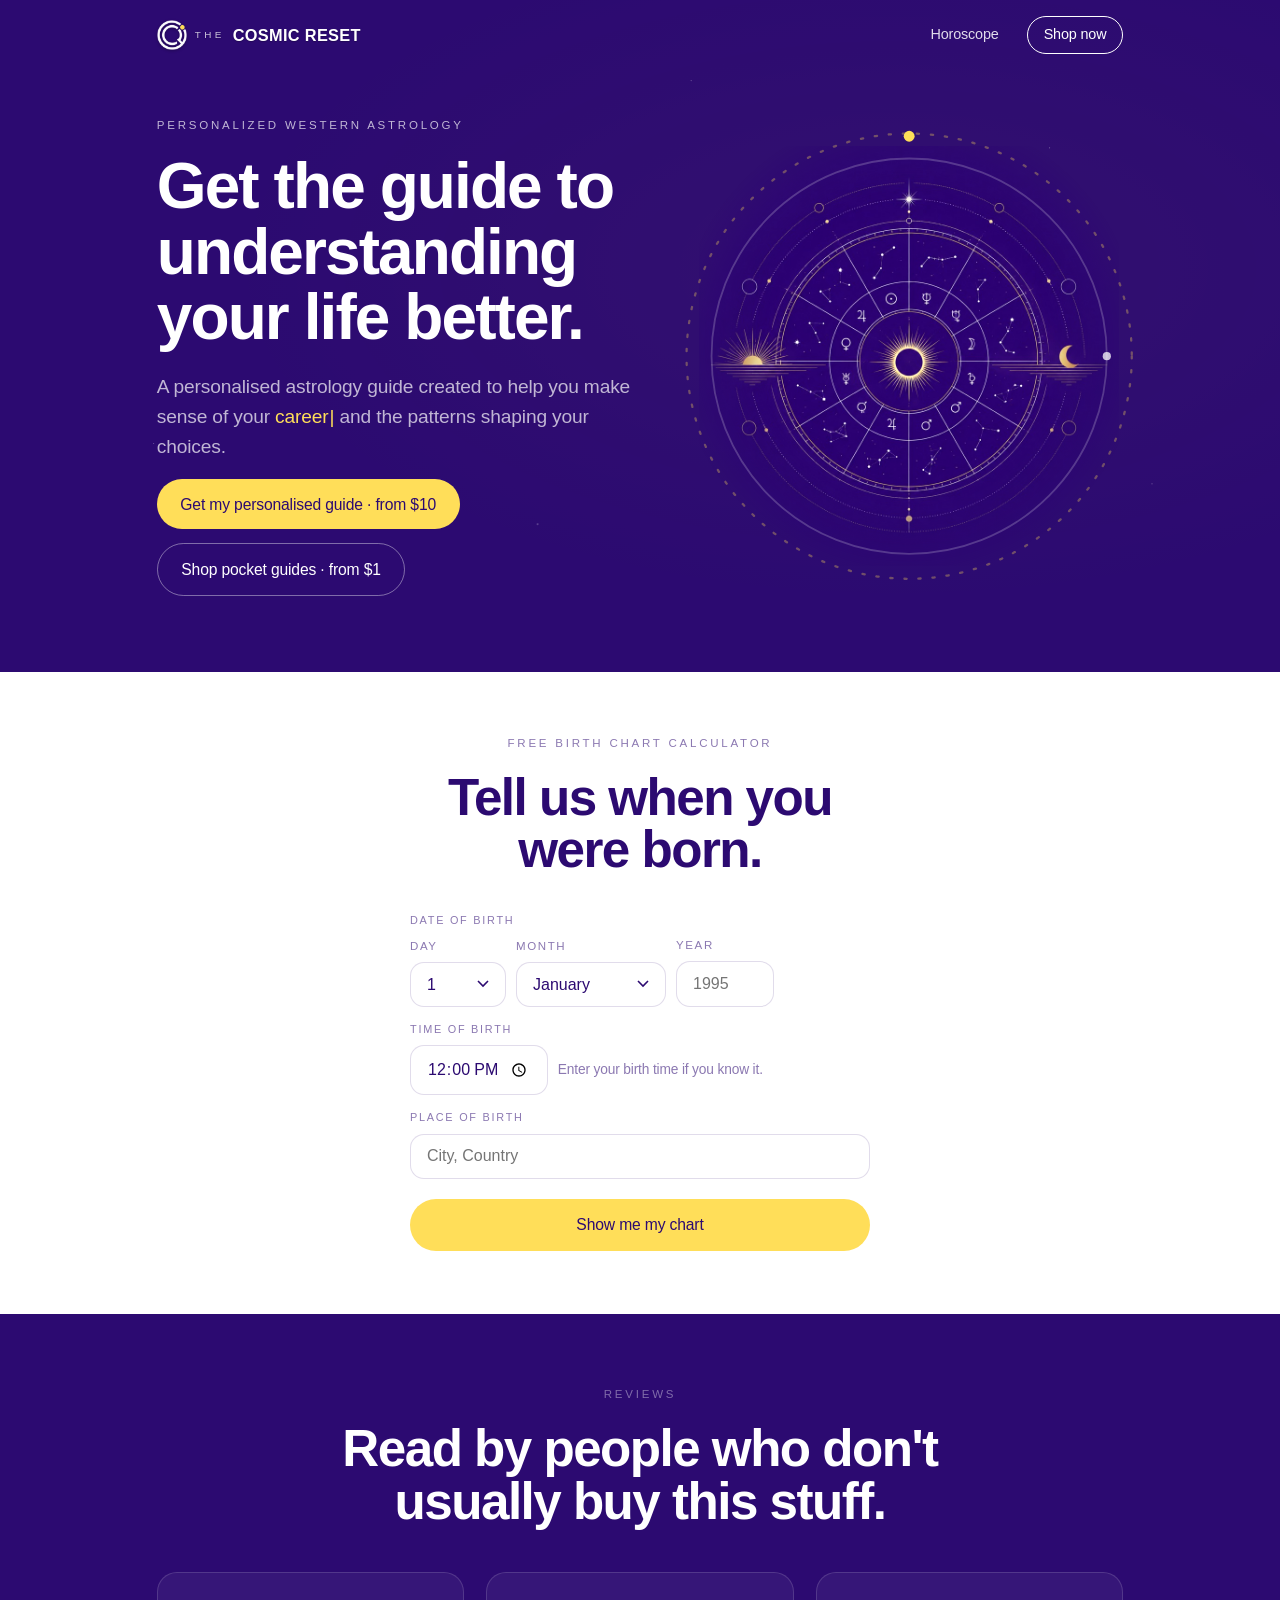
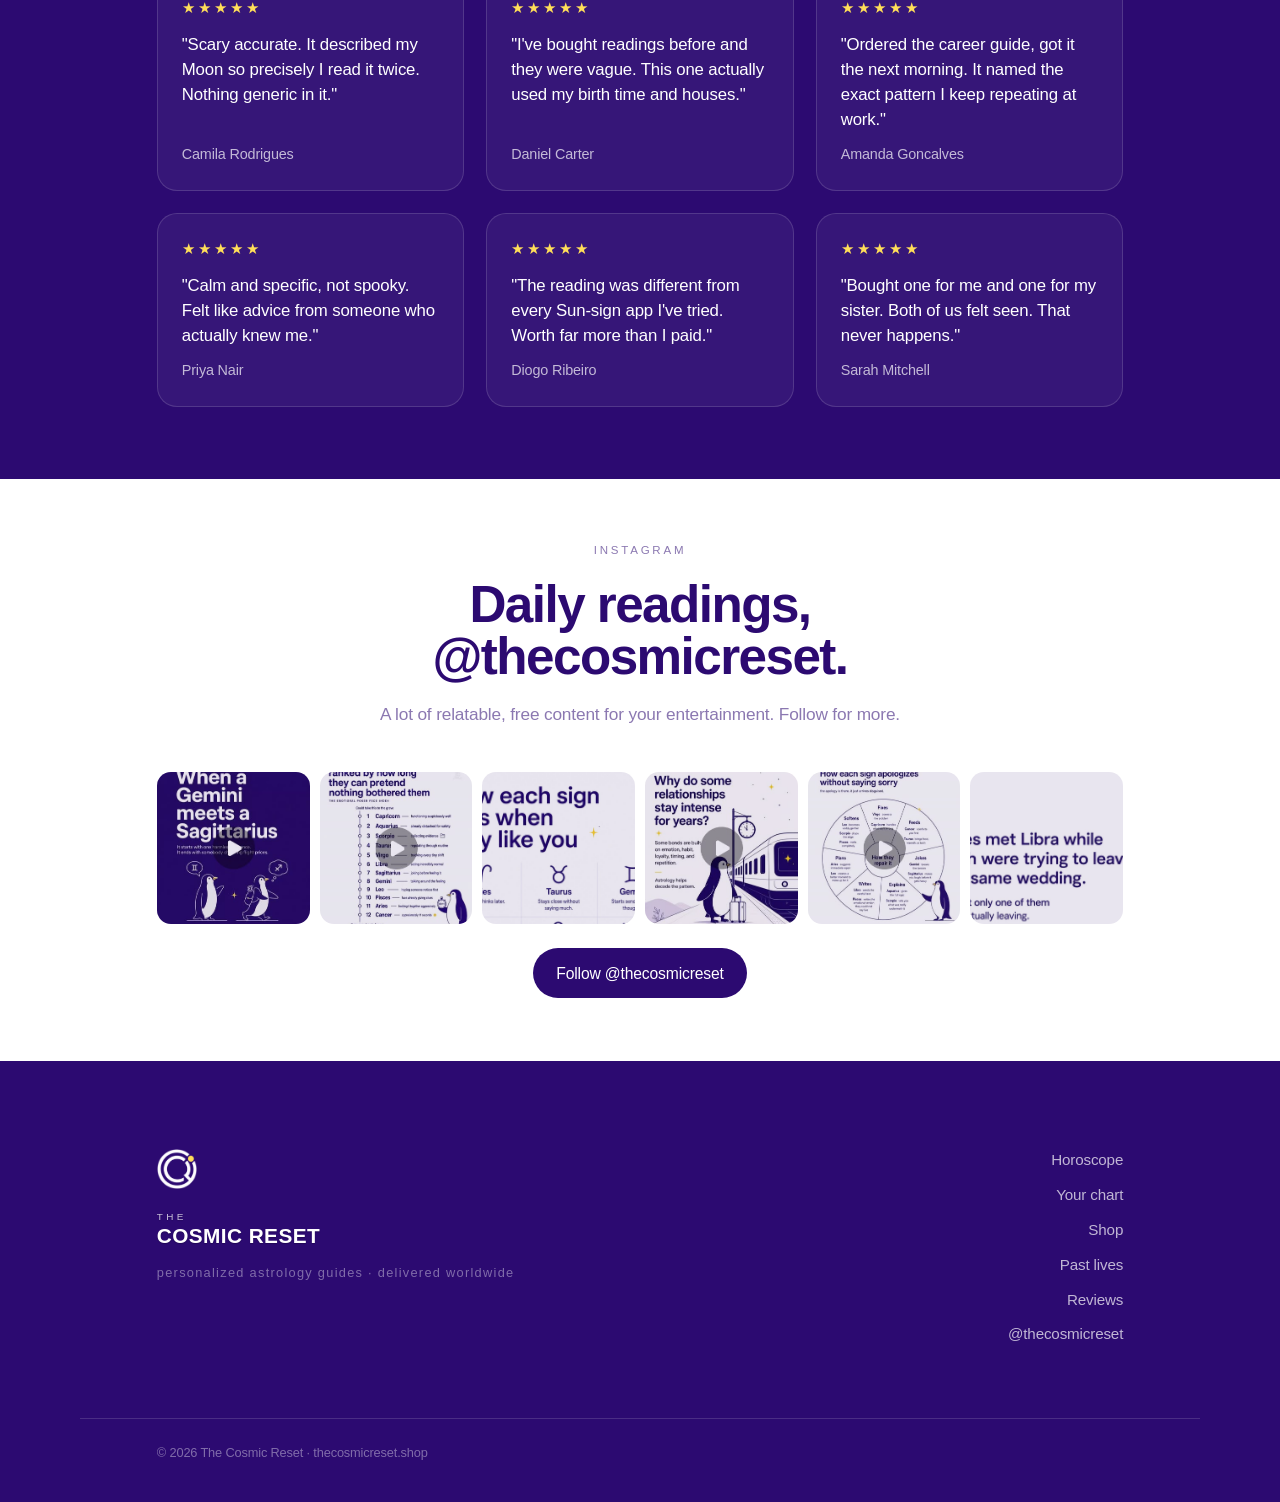
<file: index.html>
<!doctype html>
<html lang="en">
<head>
  <meta charset="utf-8" />
  <meta name="viewport" content="width=device-width, initial-scale=1" />
  <title>The Cosmic Reset · Personalized astrology guides</title>
  <meta name="description" content="Personalized astrology guides built from your exact birth chart. Your Moon, Rising and houses decoded into career, love, health and money. Delivered worldwide in 24 hours." />
  <link rel="icon" href="assets/favicon.png" type="image/png" />
  <script async src="https://pagead2.googlesyndication.com/pagead/js/adsbygoogle.js?client=ca-pub-9359894195680047"
     crossorigin="anonymous"></script>
  <link rel="stylesheet" href="styles.css?v=14" />
</head>
<body>

  <!-- ================= NAV ================= -->
  <header class="nav" id="nav">
    <div class="nav__inner">
      <a class="wordmark" href="#top" aria-label="The Cosmic Reset, home">
        <span class="wordmark__logo" aria-hidden="true">
          <img class="wordmark__img wordmark__img--onDark" src="assets/logo-mark-white.png" alt="" />
          <img class="wordmark__img wordmark__img--onLight" src="assets/logo-mark.png" alt="" />
        </span>
        <span class="wordmark__the">THE</span>
        <span class="wordmark__main">COSMIC RESET</span>
      </a>
      <nav class="nav__links" aria-label="Primary">
        <a href="horoscope.html" class="nav__keep">Horoscope</a>
        <a href="shop.html" class="nav__cta">Shop now</a>
      </nav>
    </div>
  </header>

  <main id="top">

    <!-- ================= HERO ================= -->
    <section class="hero" aria-labelledby="hero-title">
      <div class="wrap hero__inner">
        <div class="hero__content">
          <p class="eyebrow">Personalized Western astrology</p>
          <h1 id="hero-title" class="hero__title">Get the guide to understanding your life better.</h1>
          <p class="hero__sub">
            A personalised astrology guide created to help you make sense of your
            <span class="type"><span class="type__word" id="typeWord">career</span><span class="type__caret" aria-hidden="true">|</span></span>
            and the patterns shaping your choices.
          </p>
          <div class="hero__actions">
            <a href="shop.html#personal" class="btn btn--yellow">Get my personalised guide · from $10</a>
            <a href="shop.html#pocket" class="btn btn--ghost">Shop pocket guides · from $1</a>
          </div>
        </div>

        <div class="hero__art" aria-hidden="true">
          <span class="hero__art-glow"></span>
          <img class="hero__art-img" src="assets/graphics/g01.jpg" alt="" loading="eager" />
          <svg class="hero__art-aura" viewBox="0 0 100 100">
            <g class="aura-spin-cw">
              <circle cx="50" cy="50" r="49" class="aura-ring aura-ring--dash" />
              <circle cx="50" cy="1.6" r="1.2" class="aura-dot" />
            </g>
            <g class="aura-spin-ccw">
              <circle cx="50" cy="50" r="43.5" class="aura-ring" />
              <circle cx="93.5" cy="50" r="0.9" class="aura-dot aura-dot--white" />
            </g>
          </svg>
        </div>
      </div>
    </section>

    <!-- ================= FREE BIRTH CHART CALCULATOR ================= -->
    <section class="calc" id="calc" aria-labelledby="calc-title">
      <div class="wrap calc__inner">
        <p class="eyebrow eyebrow--dark">Free birth chart calculator</p>
        <h2 id="calc-title" class="statement statement--sm">Tell us when you were born.</h2>

        <form class="calc__form" id="chartForm" novalidate>
          <fieldset class="calc__group">
            <legend>Date of birth</legend>
            <div class="calc__row">
              <div class="field field--sm"><label for="bDay">Day</label><select id="bDay" required></select></div>
              <div class="field"><label for="bMonth">Month</label><select id="bMonth" required></select></div>
              <div class="field field--sm"><label for="bYear">Year</label><input id="bYear" type="number" inputmode="numeric" min="1900" max="2030" placeholder="1995" required /></div>
            </div>
          </fieldset>
          <fieldset class="calc__group">
            <legend>Time of birth</legend>
            <div class="calc__row">
              <div class="field field--sm"><label for="bTime" class="sr-only">Time of birth</label><input id="bTime" type="time" value="12:00" required /></div>
              <p class="calc__note">Enter your birth time if you know it.</p>
            </div>
          </fieldset>
          <fieldset class="calc__group">
            <legend>Place of birth</legend>
            <div class="field field--place">
              <label for="bPlace" class="sr-only">Place of birth</label>
              <input id="bPlace" type="text" autocomplete="off" placeholder="City, Country" required />
              <ul class="place-results" id="placeResults" hidden></ul>
            </div>
          </fieldset>
          <button type="submit" class="btn btn--yellow" id="chartBtn">Show me my chart</button>
        </form>

        <div class="calc__loading" id="calcLoading" hidden>
          <span class="spinner" aria-hidden="true"></span>
          <p class="calc__loadhead">Finding your place in the sky…</p>
          <p class="calc__note">Your birth details are being turned into your personal chart.</p>
        </div>

      </div>
    </section>

    <!-- ================= TESTIMONIALS ================= -->
    <section class="reviews" id="reviews" aria-labelledby="reviews-title">
      <div class="wrap">
        <header class="section-head section-head--center">
          <p class="eyebrow eyebrow--dark">Reviews</p>
          <h2 id="reviews-title" class="statement statement--sm">Read by people who don't usually buy this stuff.</h2>
        </header>
        <div class="reviews__grid">
          <figure class="review">
            <div class="review__stars" aria-label="5 out of 5">★★★★★</div>
            <blockquote>"Scary accurate. It described my Moon so precisely I read it twice. Nothing generic in it."</blockquote>
            <figcaption>Camila Rodrigues</figcaption>
          </figure>
          <figure class="review">
            <div class="review__stars" aria-label="5 out of 5">★★★★★</div>
            <blockquote>"I've bought readings before and they were vague. This one actually used my birth time and houses."</blockquote>
            <figcaption>Daniel Carter</figcaption>
          </figure>
          <figure class="review">
            <div class="review__stars" aria-label="5 out of 5">★★★★★</div>
            <blockquote>"Ordered the career guide, got it the next morning. It named the exact pattern I keep repeating at work."</blockquote>
            <figcaption>Amanda Goncalves</figcaption>
          </figure>
          <figure class="review">
            <div class="review__stars" aria-label="5 out of 5">★★★★★</div>
            <blockquote>"Calm and specific, not spooky. Felt like advice from someone who actually knew me."</blockquote>
            <figcaption>Priya Nair</figcaption>
          </figure>
          <figure class="review">
            <div class="review__stars" aria-label="5 out of 5">★★★★★</div>
            <blockquote>"The reading was different from every Sun-sign app I've tried. Worth far more than I paid."</blockquote>
            <figcaption>Diogo Ribeiro</figcaption>
          </figure>
          <figure class="review">
            <div class="review__stars" aria-label="5 out of 5">★★★★★</div>
            <blockquote>"Bought one for me and one for my sister. Both of us felt seen. That never happens."</blockquote>
            <figcaption>Sarah Mitchell</figcaption>
          </figure>
        </div>
      </div>
    </section>

    <!-- ================= INSTAGRAM ================= -->
    <section class="ig" id="instagram" aria-labelledby="ig-title">
      <div class="wrap">
        <header class="section-head section-head--center">
          <p class="eyebrow eyebrow--dark">Instagram</p>
          <h2 id="ig-title" class="statement statement--sm">Daily readings, @thecosmicreset.</h2>
          <p class="section-head__sub">A lot of relatable, free content for your entertainment. Follow for more.</p>
        </header>
        <div class="ig__grid">
          <a class="ig__tile ig__tile--photo" style="background-image:url('assets/insta/1.jpg')" href="https://www.instagram.com/p/DZp_RpdBVio/" target="_blank" rel="noopener" aria-label="View post on Instagram"><span class="ig__ov"></span></a>
          <a class="ig__tile ig__tile--photo" style="background-image:url('assets/insta/2.jpg')" href="https://www.instagram.com/p/Dbuy3RUh7YG/" target="_blank" rel="noopener" aria-label="View post on Instagram"><span class="ig__ov"></span></a>
          <a class="ig__tile ig__tile--photo" style="background-image:url('assets/insta/3.jpg')" href="https://www.instagram.com/p/DaiIgCUAY5L/" target="_blank" rel="noopener" aria-label="View post on Instagram"><span class="ig__ov"></span></a>
          <a class="ig__tile ig__tile--photo" style="background-image:url('assets/insta/4.jpg')" href="https://www.instagram.com/p/DZrbZH2Blje/" target="_blank" rel="noopener" aria-label="View post on Instagram"><span class="ig__ov"></span></a>
          <a class="ig__tile ig__tile--photo" style="background-image:url('assets/insta/5.jpg')" href="https://www.instagram.com/p/Dbrk7vJhxXN/" target="_blank" rel="noopener" aria-label="View post on Instagram"><span class="ig__ov"></span></a>
          <a class="ig__tile ig__tile--photo" style="background-image:url('assets/insta/6.jpg')" href="https://www.instagram.com/p/DbvMzLageoQ/?img_index=1" target="_blank" rel="noopener" aria-label="View post on Instagram"><span class="ig__ov"></span></a>
        </div>
        <div class="ig__cta"><a class="btn btn--purple" href="https://instagram.com/thecosmicreset" target="_blank" rel="noopener">Follow @thecosmicreset</a></div>
      </div>
    </section>

  </main>

  <!-- ================= FOOTER ================= -->
  <footer class="footer">
    <div class="wrap footer__inner">
      <div class="footer__brand">
        <img class="footer__logo" src="assets/logo-mark-white.png" alt="" aria-hidden="true" />
        <span class="wordmark wordmark--footer">
          <span class="wordmark__the">THE</span>
          <span class="wordmark__main">COSMIC RESET</span>
        </span>
        <p class="footer__line">personalized astrology guides · delivered worldwide</p>
      </div>
      <nav class="footer__nav" aria-label="Footer">
        <a href="horoscope.html">Horoscope</a>
        <a href="#calc">Your chart</a>
        <a href="shop.html">Shop</a>
        <a href="past.html">Past lives</a>
        <a href="#reviews">Reviews</a>
        <a href="https://instagram.com/thecosmicreset" rel="noopener">@thecosmicreset</a>
      </nav>
    </div>
    <p class="footer__legal">© <span id="year"></span> The Cosmic Reset · thecosmicreset.shop</p>
  </footer>

  <!-- full birth chart popup -->
  <div class="modal fchart" id="fullChartModal" hidden aria-modal="true" role="dialog" aria-label="Your full birth chart">
    <div class="modal__backdrop" data-fclose></div>
    <div class="modal__card fchart__card">
      <button class="modal__x" data-fclose aria-label="Close">×</button>
      <p class="modal__eyebrow" id="fcSystem">Tropical · Western astrology</p>
      <h3 class="modal__title">Your birth chart</h3>
      <div class="fbig" id="fcBig"></div>
      <div class="fchart__angles" id="fcAngles"></div>
      <div class="fchart__cols">
        <div>
          <h4 class="fchart__h">Placements</h4>
          <div class="ptable" id="fcPlanets"></div>
        </div>
        <div>
          <h4 class="fchart__h">Houses <span class="fchart__hsub">areas of life</span></h4>
          <div class="htable" id="fcHouses"></div>
        </div>
      </div>
      <a class="btn btn--yellow fchart__cta" href="shop.html">Go deeper with a personalized guide</a>
    </div>
  </div>

  <div class="toast" id="toast" role="status" aria-live="polite"></div>

  <script src="https://checkout.razorpay.com/v1/checkout.js"></script>
  <script src="config.js?v=14"></script>
  <script src="chart.js?v=14"></script>
  <script src="app.js?v=14"></script>
</body>
</html>
</file>
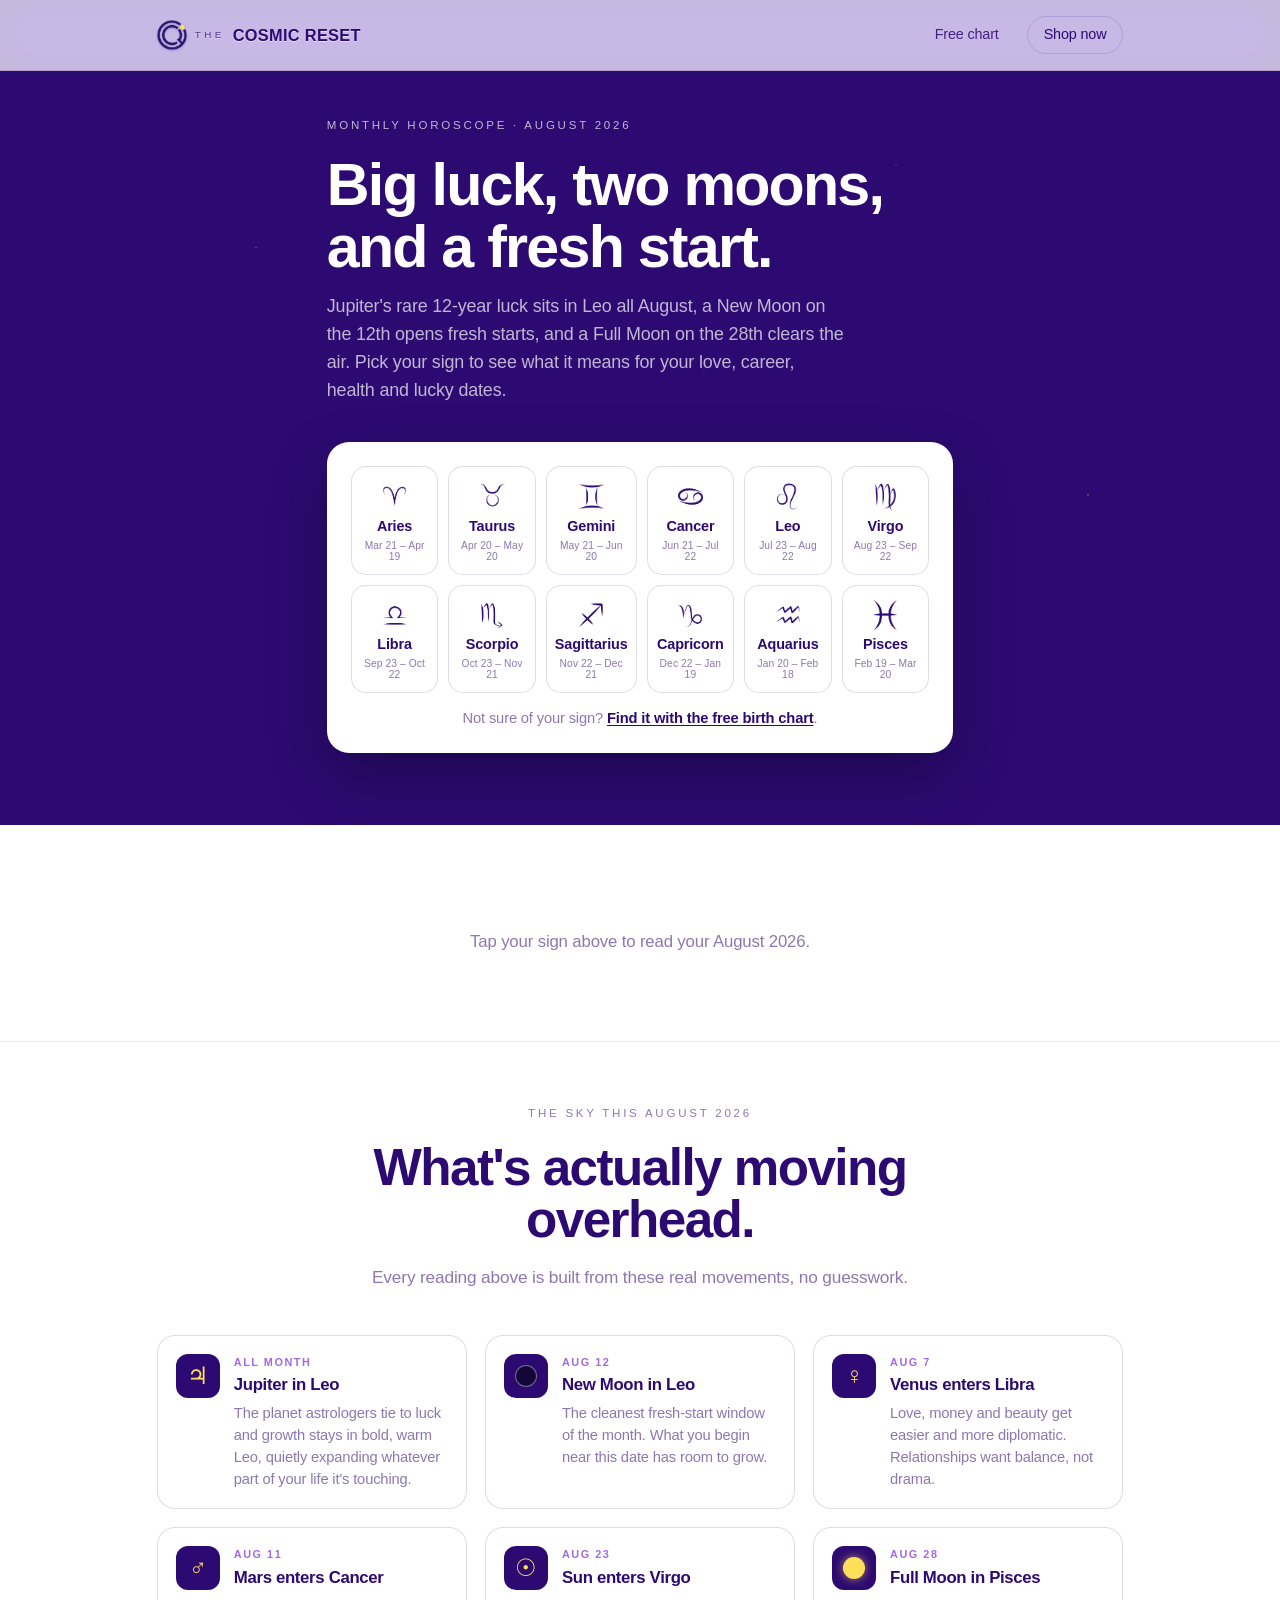
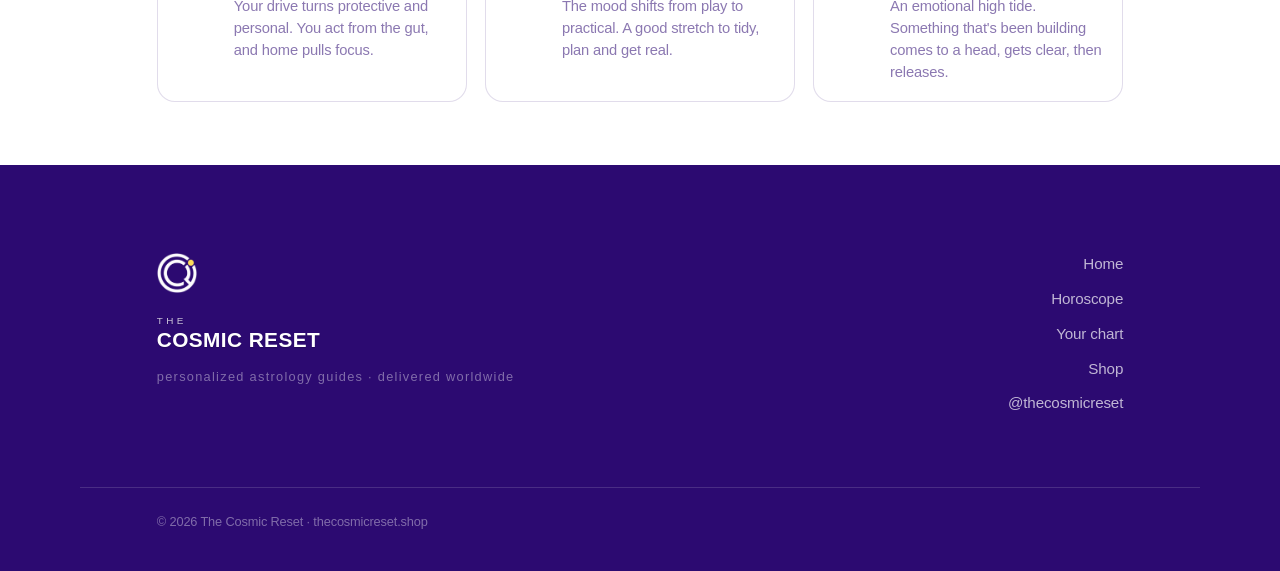
<file: horoscope.html>
<!doctype html>
<html lang="en">
<head>
  <meta charset="utf-8" />
  <meta name="viewport" content="width=device-width, initial-scale=1" />
  <title>Monthly Horoscope · The Cosmic Reset</title>
  <meta name="description" content="Your monthly horoscope, written from the real sky in plain, friend-to-friend language. Overall, love, career, health, purpose and lucky dates for every sign." />
  <link rel="icon" href="assets/favicon.png" type="image/png" />
  <script async src="https://pagead2.googlesyndication.com/pagead/js/adsbygoogle.js?client=ca-pub-9359894195680047"
     crossorigin="anonymous"></script>
  <link rel="stylesheet" href="styles.css?v=14" />
</head>
<body>

  <header class="nav" id="nav">
    <div class="nav__inner">
      <a class="wordmark" href="index.html" aria-label="The Cosmic Reset, home">
        <span class="wordmark__logo" aria-hidden="true">
          <img class="wordmark__img wordmark__img--onDark" src="assets/logo-mark-white.png" alt="" />
          <img class="wordmark__img wordmark__img--onLight" src="assets/logo-mark.png" alt="" />
        </span>
        <span class="wordmark__the">THE</span>
        <span class="wordmark__main">COSMIC RESET</span>
      </a>
      <nav class="nav__links" aria-label="Primary">
        <a href="index.html#calc">Free chart</a>
        <a href="shop.html" class="nav__cta">Shop now</a>
      </nav>
    </div>
  </header>

  <main>
    <section class="horo-hero" id="top">
      <div class="wrap horo-hero__in">
        <p class="eyebrow">Monthly horoscope · <span data-month>this month</span></p>
        <h1 class="horo-hero__title" id="heroTitle">Big luck, two moons, and a fresh start.</h1>
        <p class="horo-hero__sub" id="heroSub">Jupiter's rare 12-year luck sits in Leo all August, a New Moon on the 12th opens fresh starts, and a Full Moon on the 28th clears the air. Pick your sign to see what it means for your love, career, health and lucky dates.</p>

        <div class="signpick-card">
          <div class="signpick" id="signPick" aria-label="Choose your star sign"></div>
          <p class="signpick__hint">Not sure of your sign? <a href="index.html#calc">Find it with the free birth chart</a>.</p>
        </div>
      </div>
    </section>

    <section class="horo-read">
      <div class="wrap">
        <div id="reading" hidden></div>
        <div class="horo-empty" id="horoEmpty">
          <p>Tap your sign above to read your <span data-month>month</span>.</p>
        </div>
      </div>
    </section>

    <section class="sky">
      <div class="wrap">
        <header class="section-head section-head--center">
          <p class="eyebrow eyebrow--dark">The sky this <span data-month>month</span></p>
          <h2 class="statement statement--sm">What's actually moving overhead.</h2>
          <p class="section-head__sub">Every reading above is built from these real movements, no guesswork.</p>
        </header>
        <div class="skystrip" id="skyStrip"></div>
      </div>
    </section>
  </main>

  <footer class="footer">
    <div class="wrap footer__inner">
      <div class="footer__brand">
        <img class="footer__logo" src="assets/logo-mark-white.png" alt="" aria-hidden="true" />
        <span class="wordmark wordmark--footer"><span class="wordmark__the">THE</span><span class="wordmark__main">COSMIC RESET</span></span>
        <p class="footer__line">personalized astrology guides · delivered worldwide</p>
      </div>
      <nav class="footer__nav" aria-label="Footer">
        <a href="index.html">Home</a>
        <a href="horoscope.html">Horoscope</a>
        <a href="index.html#calc">Your chart</a>
        <a href="shop.html">Shop</a>
        <a href="https://instagram.com/thecosmicreset" rel="noopener">@thecosmicreset</a>
      </nav>
    </div>
    <p class="footer__legal">© <span id="year"></span> The Cosmic Reset · thecosmicreset.shop</p>
  </footer>

  <script src="horoscope.js?v=14"></script>
  <script src="horoscope-app.js?v=14"></script>
</body>
</html>
</file>
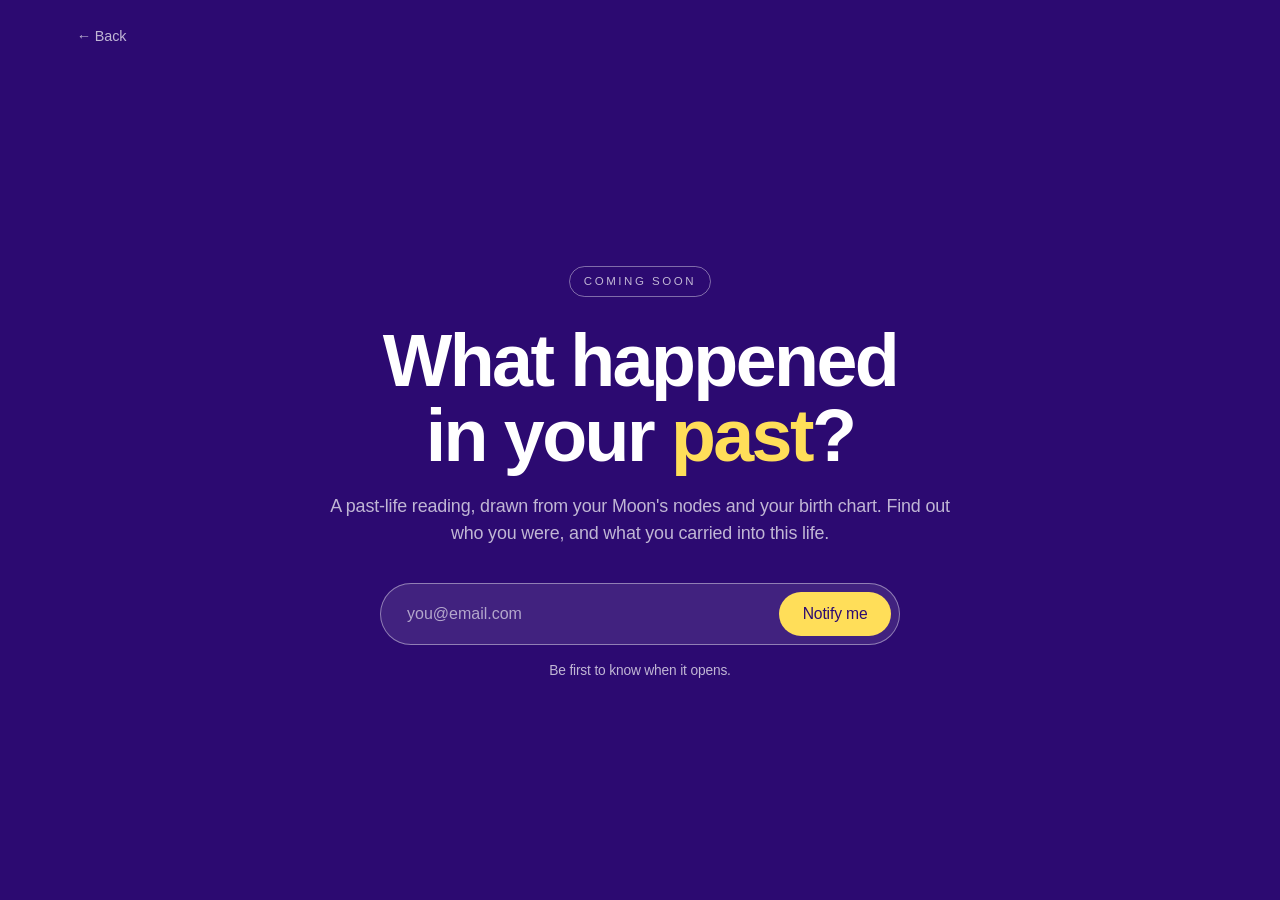
<file: past.html>
<!doctype html>
<html lang="en">
<head>
  <meta charset="utf-8" />
  <meta name="viewport" content="width=device-width, initial-scale=1" />
  <title>What happened in your past? · The Cosmic Reset</title>
  <meta name="description" content="What happened in your past life? Find out. A new past-life reading from The Cosmic Reset. Coming soon." />
  <link rel="icon" href="assets/favicon.png" type="image/png" />
  <script async src="https://pagead2.googlesyndication.com/pagead/js/adsbygoogle.js?client=ca-pub-9359894195680047"
     crossorigin="anonymous"></script>
  <link rel="stylesheet" href="styles.css?v=14" />
</head>
<body>
  <section class="past">
    <a class="past__back" href="index.html">← Back</a>
    <div class="past__in">
      <span class="past__soon">Coming soon</span>
      <h1>What happened<br />in your <span class="accent">past</span>?</h1>
      <p class="past__sub">A past-life reading, drawn from your Moon's nodes and your birth chart. Find out who you were, and what you carried into this life.</p>

      <form class="signup" id="signup" novalidate>
        <label class="sr-only" for="email">Email address</label>
        <input id="email" name="email" type="email" inputmode="email" autocomplete="email" placeholder="you@email.com" required />
        <button type="submit" class="btn btn--yellow">Notify me</button>
      </form>
      <p class="signup__note" id="signup-note" role="status" style="color:var(--white-70)">Be first to know when it opens.</p>
    </div>
  </section>

  <div class="toast" id="toast" role="status" aria-live="polite"></div>

  <script src="config.js?v=14"></script>
  <script>
    (function () {
      var CFG = window.TCR_CONFIG || {};
      var form = document.getElementById("signup"), note = document.getElementById("signup-note");
      form.addEventListener("submit", function (ev) {
        ev.preventDefault();
        var input = document.getElementById("email"), val = (input.value || "").trim();
        if (!/^[^@\s]+@[^@\s]+\.[^@\s]+$/.test(val)) { note.textContent = "Enter a valid email."; input.focus(); return; }
        if (CFG.sheetsEndpoint) fetch(CFG.sheetsEndpoint, { method: "POST", mode: "no-cors", body: new URLSearchParams({ type: "subscriber", email: val, source: "past-lives waitlist", ts: new Date().toISOString() }) }).catch(function () {});
        note.textContent = "You're on the list. We'll email you the moment past-life readings open. ✦";
        form.reset();
      });
    })();
  </script>
</body>
</html>
</file>
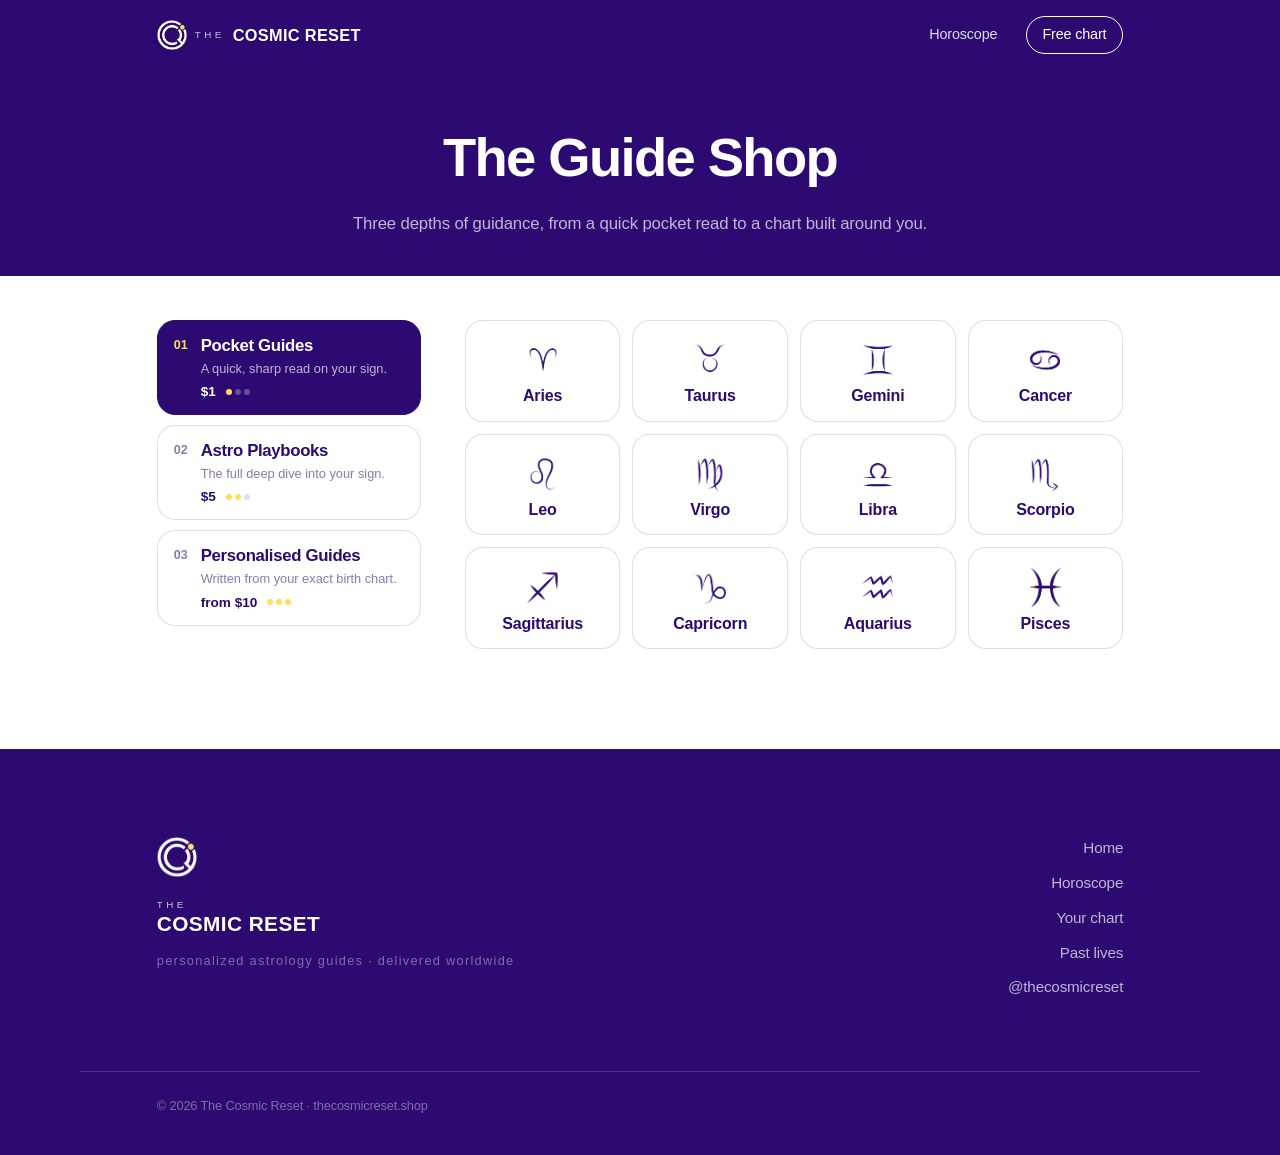
<file: shop.html>
<!doctype html>
<html lang="en">
<head>
  <meta charset="utf-8" />
  <meta name="viewport" content="width=device-width, initial-scale=1" />
  <title>Shop · The Cosmic Reset</title>
  <meta name="description" content="Personalized astrology guides, journals and quick reads. Buy a guide, add your birth details, and get the correct reading delivered within 24 hours." />
  <link rel="icon" href="assets/favicon.png" type="image/png" />
  <script async src="https://pagead2.googlesyndication.com/pagead/js/adsbygoogle.js?client=ca-pub-9359894195680047"
     crossorigin="anonymous"></script>
  <link rel="stylesheet" href="styles.css?v=15" />
</head>
<body>

  <header class="nav" id="nav">
    <div class="nav__inner">
      <a class="wordmark" href="index.html" aria-label="The Cosmic Reset, home">
        <span class="wordmark__logo" aria-hidden="true">
          <img class="wordmark__img wordmark__img--onDark" src="assets/logo-mark-white.png" alt="" />
          <img class="wordmark__img wordmark__img--onLight" src="assets/logo-mark.png" alt="" />
        </span>
        <span class="wordmark__the">THE</span>
        <span class="wordmark__main">COSMIC RESET</span>
      </a>
      <nav class="nav__links" aria-label="Primary">
        <a href="horoscope.html" class="nav__keep">Horoscope</a>
        <a href="index.html#calc" class="nav__cta">Free chart</a>
      </nav>
    </div>
  </header>

  <main>
    <section class="shop-hero">
      <div class="wrap shop-hero__in">
        <h1>The Guide Shop</h1>
        <p>Three depths of guidance, from a quick pocket read to a chart built around you.</p>
      </div>
    </section>

    <section class="shopwrap">
      <div class="wrap shoplayout">
        <aside class="shoptabs" id="shoptabs" role="tablist" aria-label="Guide depth"></aside>
        <div class="shopmain"><div class="pgrid" id="pgrid"></div></div>
      </div>
    </section>
  </main>

  <footer class="footer">
    <div class="wrap footer__inner">
      <div class="footer__brand">
        <img class="footer__logo" src="assets/logo-mark-white.png" alt="" aria-hidden="true" />
        <span class="wordmark wordmark--footer"><span class="wordmark__the">THE</span><span class="wordmark__main">COSMIC RESET</span></span>
        <p class="footer__line">personalized astrology guides · delivered worldwide</p>
      </div>
      <nav class="footer__nav" aria-label="Footer">
        <a href="index.html">Home</a>
        <a href="horoscope.html">Horoscope</a>
        <a href="index.html#calc">Your chart</a>
        <a href="past.html">Past lives</a>
        <a href="https://instagram.com/thecosmicreset" rel="noopener">@thecosmicreset</a>
      </nav>
    </div>
    <p class="footer__legal">© <span id="year"></span> The Cosmic Reset · thecosmicreset.shop</p>
  </footer>

  <!-- buy modal -->
  <div class="modal" id="buyModal" hidden aria-modal="true" role="dialog">
    <div class="modal__backdrop" data-close></div>
    <div class="modal__card">
      <button class="modal__x" data-close aria-label="Close">×</button>
      <p class="modal__eyebrow" id="mCat"></p>
      <h3 class="modal__title" id="mTitle"></h3>
      <p class="modal__price" id="mPrice"></p>

      <div class="modal__birth" id="mBirth" hidden>
        <p class="modal__hint">Enter your birth details so we build the correct guide for your chart.</p>
        <div class="field"><label for="mName">Full name</label><input id="mName" type="text" autocomplete="name" placeholder="The name for your reading" /></div>
        <div class="mrow">
          <div class="field"><label for="mMonth">Month</label><select id="mMonth"></select></div>
          <div class="field"><label for="mDay">Day</label><select id="mDay"></select></div>
          <div class="field"><label for="mYear">Year</label><input id="mYear" type="number" inputmode="numeric" min="1900" max="2030" placeholder="1995" /></div>
          <div class="field"><label for="mTime">Time <span class="field__opt">(if known)</span></label><input id="mTime" type="time" /></div>
        </div>
        <div class="field field--place">
          <label for="mPlace">Birth city</label>
          <input id="mPlace" type="text" autocomplete="off" placeholder="Start typing a city" />
          <ul class="place-results" id="mPlaceResults" hidden></ul>
        </div>
      </div>

      <div class="field"><label for="mEmail">Email for delivery</label><input id="mEmail" type="email" inputmode="email" autocomplete="email" placeholder="you@email.com" /></div>
      <button class="btn btn--yellow" id="mBuy">Continue to payment</button>
      <div class="modal__rzp" id="mRzp"></div>
      <p class="modal__note" id="mNote"></p>
    </div>
  </div>

  <!-- sign guide info popup -->
  <div class="modal signmodal" id="signModal" hidden aria-modal="true" role="dialog">
    <div class="modal__backdrop" data-sclose></div>
    <div class="modal__card">
      <button class="modal__x" data-sclose aria-label="Close">×</button>
      <div class="signmodal__head">
        <span class="signmodal__glyph zsign" id="smGlyph" aria-hidden="true"></span>
        <div>
          <p class="modal__eyebrow" id="smCat"></p>
          <h3 class="modal__title" id="smTitle"></h3>
          <p class="modal__price" id="smPrice"></p>
        </div>
      </div>
      <h4 class="signmodal__h">Why you'll want it</h4>
      <p class="signmodal__why" id="smWhy"></p>
      <h4 class="signmodal__h">What's inside</h4>
      <ul class="signmodal__inside" id="smInside"></ul>
      <div id="smBuyArea">
        <div class="field"><label for="smEmail">Email for delivery</label><input id="smEmail" type="email" inputmode="email" autocomplete="email" placeholder="you@email.com" /></div>
        <button class="btn btn--yellow" id="smBuy">Buy now</button>
        <div class="modal__rzp" id="smRzp"></div>
      </div>
      <p class="signmodal__soon" id="smSoon" hidden>Coming soon. We're finishing this one.</p>
      <p class="modal__note" id="smNote"></p>
    </div>
  </div>

  <div class="toast" id="toast" role="status" aria-live="polite"></div>

  <script src="https://checkout.razorpay.com/v1/checkout.js"></script>
  <script src="config.js?v=15"></script>
  <script src="chart.js?v=15"></script>
  <script src="shop.js?v=15"></script>
</body>
</html>
</file>
<file: styles.css>
/* ============================================================
   THE COSMIC RESET · astrology store
   Palette only: purple #2C0A71 · yellow #FFDE59 · white #FFFFFF
   Type: Helvetica Neue. Space is authority.
   ============================================================ */

:root {
  --purple: #2C0A71;
  --purple-80: rgba(44, 10, 113, 0.80);
  --purple-55: rgba(44, 10, 113, 0.55);
  --purple-14: rgba(44, 10, 113, 0.14);
  --purple-08: rgba(44, 10, 113, 0.08);
  --yellow: #FFDE59;
  --white: #FFFFFF;
  --white-70: rgba(255, 255, 255, 0.70);
  --white-40: rgba(255, 255, 255, 0.40);
  --white-14: rgba(255, 255, 255, 0.14);

  --maxw: 1120px;
  --pad: clamp(22px, 6vw, 80px);
  --ease: cubic-bezier(0.22, 1, 0.36, 1);
  --font: "Helvetica Neue", Helvetica, "Inter", -apple-system, BlinkMacSystemFont, Arial, sans-serif;
}

* { box-sizing: border-box; margin: 0; padding: 0; }
html { scroll-behavior: smooth; -webkit-font-smoothing: antialiased; text-rendering: optimizeLegibility; }
body {
  font-family: var(--font); color: var(--purple); background: var(--white);
  line-height: 1.5; letter-spacing: -0.01em; overflow-x: hidden;
}
.wrap { width: 100%; max-width: var(--maxw); margin: 0 auto; padding-left: var(--pad); padding-right: var(--pad); }
a { color: inherit; text-decoration: none; }
[hidden] { display: none !important; }
.sr-only { position: absolute; width: 1px; height: 1px; padding: 0; margin: -1px; overflow: hidden; clip: rect(0 0 0 0); white-space: nowrap; border: 0; }

/* ---------- shared type ---------- */
.eyebrow { font-size: 0.72rem; font-weight: 500; letter-spacing: 0.24em; text-transform: uppercase; color: var(--white-70); margin-bottom: 20px; }
.eyebrow--dark { color: var(--purple-55); }
.accent { color: var(--yellow); }
.muted { color: var(--purple-55); }
.statement { font-weight: 700; font-size: clamp(2.4rem, 6vw, 4.6rem); line-height: 1.02; letter-spacing: -0.03em; }
.statement--sm { font-size: clamp(1.9rem, 4.4vw, 3.2rem); }

.section-head { max-width: 640px; margin-bottom: clamp(26px, 4vw, 44px); }
.section-head--center { margin-left: auto; margin-right: auto; text-align: center; }
.section-head__sub { margin-top: 18px; font-size: 1.08rem; line-height: 1.5; color: var(--purple-55); }

/* ---------- buttons ---------- */
.btn {
  display: inline-flex; align-items: center; justify-content: center; gap: 0.5em;
  font-family: var(--font); font-size: 0.98rem; font-weight: 500; letter-spacing: -0.01em;
  padding: 0.85em 1.5em; border-radius: 100px; border: 0; cursor: pointer;
  transition: transform 0.4s var(--ease), background 0.3s var(--ease), color 0.3s var(--ease), opacity 0.3s var(--ease), border-color 0.3s var(--ease);
}
.btn:hover { transform: translateY(-2px); }
.btn--yellow { background: var(--yellow); color: var(--purple); }
.btn--yellow:hover { opacity: 0.92; }
.btn--purple { background: var(--purple); color: var(--white); }
.btn--purple:hover { opacity: 0.9; }
.btn--ghost { background: transparent; color: var(--white); border: 1px solid var(--white-40); }
.btn--ghost:hover { border-color: var(--white); background: var(--white-14); }
.btn--sm { padding: 0.6em 1.15em; font-size: 0.9rem; }

/* zodiac sign graphic (transparent black PNG recoloured to currentColor) */
.zsign { display: inline-block; width: 1em; height: 1em; background-color: currentColor; flex: none;
  -webkit-mask: var(--zs) center / contain no-repeat; mask: var(--zs) center / contain no-repeat; }
.btn--soon { background: transparent; color: var(--purple-55); border: 1px solid var(--purple-14); }
.btn--soon:hover { color: var(--purple); border-color: var(--purple); }

/* ============================================================ NAV */
.nav { position: fixed; inset: 0 0 auto 0; z-index: 100; border-bottom: 1px solid transparent;
  transition: background 0.4s var(--ease), backdrop-filter 0.4s var(--ease), border-color 0.4s var(--ease); }
.nav__inner { max-width: var(--maxw); margin: 0 auto; padding: 16px var(--pad); display: flex; align-items: center; justify-content: space-between; gap: 24px; }
.nav.is-scrolled { background: rgba(255,255,255,0.72); backdrop-filter: saturate(160%) blur(18px); -webkit-backdrop-filter: saturate(160%) blur(18px); border-bottom-color: var(--purple-14); }
.nav .wordmark, .nav__links a { color: var(--white); transition: color 0.4s var(--ease); }
.nav.is-scrolled .wordmark, .nav.is-scrolled .nav__links a { color: var(--purple); }
.wordmark { display: inline-flex; align-items: center; gap: 0.5em; line-height: 1; }
.wordmark__logo { position: relative; width: 30px; height: 30px; flex: none; filter: drop-shadow(0 1px 1.5px rgba(0,0,0,0.30)); }
.wordmark__img { position: absolute; inset: 0; width: 100%; height: 100%; object-fit: contain; transition: opacity 0.35s var(--ease); }
.wordmark__img--onLight { opacity: 0; }
.wordmark__img--onDark { opacity: 1; }
.nav.is-scrolled .wordmark__img--onLight { opacity: 1; }
.nav.is-scrolled .wordmark__img--onDark { opacity: 0; }
.nav.is-scrolled .wordmark__logo { filter: drop-shadow(0 1px 1px rgba(44,10,113,0.22)); }
.wordmark__the, .wordmark__main { text-shadow: 0 1px 1px rgba(0,0,0,0.22); }
.nav.is-scrolled .wordmark__the, .nav.is-scrolled .wordmark__main { text-shadow: 0 1px 0 rgba(255,255,255,0.6); }
.wordmark__the { font-size: 0.62rem; font-weight: 500; letter-spacing: 0.34em; opacity: 0.75; }
.wordmark__main { font-size: 1.02rem; font-weight: 700; letter-spacing: 0.02em; }
.nav__links { display: flex; align-items: center; gap: clamp(14px, 2.2vw, 30px); }
.nav__links a { font-size: 0.9rem; opacity: 0.86; transition: opacity 0.25s var(--ease), color 0.4s var(--ease); }
.nav__links a:hover { opacity: 1; }
.nav__cta { border: 1px solid currentColor; border-radius: 100px; padding: 0.5em 1.1em; opacity: 1 !important; }
.nav.is-scrolled .nav__cta { border-color: var(--purple-14); }

/* ============================================================ HERO */
.hero { position: relative; background: var(--purple); color: var(--white); padding: clamp(96px, 13vh, 140px) 0 clamp(44px, 6vw, 76px); overflow: hidden; }
/* subtle cosmic depth: a soft glow pool + a scatter of stars (bright theme, kept faint) */
.hero::after {
  content: ""; position: absolute; inset: 0; pointer-events: none; z-index: 0; opacity: 0.55;
  background-image:
    radial-gradient(1.5px 1.5px at 18% 26%, rgba(255,255,255,0.7), transparent),
    radial-gradient(1px 1px at 68% 62%, rgba(255,255,255,0.6), transparent),
    radial-gradient(1px 1px at 82% 22%, rgba(255,255,255,0.6), transparent),
    radial-gradient(1.5px 1.5px at 42% 78%, rgba(255,255,255,0.5), transparent),
    radial-gradient(1px 1px at 54% 12%, rgba(255,255,255,0.5), transparent),
    radial-gradient(1px 1px at 12% 66%, rgba(255,255,255,0.5), transparent),
    radial-gradient(1px 1px at 90% 72%, rgba(255,255,255,0.5), transparent),
    radial-gradient(1200px 600px at 70% 40%, rgba(255,222,89,0.06), transparent 60%);
  background-repeat: no-repeat;
}
.hero__inner { position: relative; z-index: 1; display: grid; grid-template-columns: 1.05fr 0.95fr; gap: clamp(30px, 5vw, 70px); align-items: center; }
.hero__title { font-weight: 700; font-size: clamp(2.2rem, 5.4vw, 4rem); line-height: 1.02; letter-spacing: -0.03em; margin-bottom: 22px; max-width: 16ch; }
.hero__sub { font-size: clamp(1.05rem, 1.5vw, 1.3rem); line-height: 1.55; color: var(--white-70); max-width: 46ch; margin-bottom: 18px; }
.hero__micro { font-size: 0.98rem; font-weight: 500; color: var(--white); margin-bottom: 30px; }
.type { white-space: nowrap; }
.type__word { color: var(--yellow); font-weight: 500; }
.type__caret { color: var(--yellow); font-weight: 300; margin-left: 1px; animation: blink 1s step-end infinite; }
@keyframes blink { 50% { opacity: 0; } }
@media (prefers-reduced-motion: reduce) { .type__caret { display: none; } }
.hero__actions { display: flex; flex-wrap: wrap; gap: 14px; }
.trust { list-style: none; display: flex; flex-wrap: wrap; gap: 10px 22px; margin-top: 34px; }
.trust li { position: relative; font-size: 0.82rem; color: var(--white-70); padding-left: 20px; }
.trust li::before { content: "✦"; position: absolute; left: 0; color: var(--yellow); font-size: 0.7rem; top: 1px; }

/* hero art (brand graphic blended into the purple background) */
.hero__art { position: relative; display: grid; place-items: center; }
.hero__art > * { grid-column: 1; grid-row: 1; }
.hero__art-aura { position: relative; z-index: 2; width: min(560px, 106%); aspect-ratio: 1; overflow: visible; pointer-events: none; }
.aura-ring { fill: none; stroke: rgba(255,255,255,0.20); stroke-width: 0.4; }
.aura-ring--dash { stroke: rgba(255,222,89,0.32); stroke-dasharray: 0.5 2.6; stroke-linecap: round; stroke-width: 0.5; }
.aura-dot { fill: var(--yellow); }
.aura-dot--white { fill: rgba(255,255,255,0.75); }
.aura-spin-cw, .aura-spin-ccw { transform-box: view-box; transform-origin: 50px 50px; }
@media (prefers-reduced-motion: no-preference) {
  .aura-spin-cw { animation: aspin 46s linear infinite; }
  .aura-spin-ccw { animation: aspin 72s linear infinite reverse; }
  @keyframes aspin { to { transform: rotate(360deg); } }
}
.hero__art-glow {
  position: absolute; width: 78%; aspect-ratio: 1; border-radius: 50%; z-index: 0;
  background: radial-gradient(circle, rgba(255,222,89,0.22), rgba(120,80,220,0.14) 42%, transparent 70%);
  filter: blur(26px);
}
.hero__art-img {
  position: relative; z-index: 1; width: min(520px, 98%); height: auto; display: block;
  filter: saturate(1.14) brightness(1.06) contrast(1.03);
  -webkit-mask: radial-gradient(circle at 50% 47%, #000 46%, rgba(0,0,0,0.55) 62%, transparent 76%);
  mask: radial-gradient(circle at 50% 47%, #000 46%, rgba(0,0,0,0.55) 62%, transparent 76%);
}
@media (prefers-reduced-motion: no-preference) {
  .hero__art-img { animation: floaty 7.5s var(--ease) infinite; }
  @keyframes floaty { 0%,100% { transform: translateY(0) rotate(0deg); } 50% { transform: translateY(-14px) rotate(0.6deg); } }
  .hero__art-glow { animation: glowpulse 6s var(--ease) infinite; }
  @keyframes glowpulse { 0%,100% { opacity: 0.7; transform: scale(1); } 50% { opacity: 1; transform: scale(1.06); } }
}

/* ============================================================ FORM FIELDS (shared) */
.field { text-align: left; }
.field label { display: block; font-size: 0.72rem; letter-spacing: 0.14em; text-transform: uppercase; color: var(--purple-55); margin-bottom: 7px; }
.field__opt { text-transform: none; letter-spacing: 0; opacity: 0.7; }
.field select, .field input {
  appearance: none; -webkit-appearance: none; font-family: var(--font); font-size: 1rem; color: var(--purple);
  background: var(--white); border: 1px solid var(--purple-14); border-radius: 14px; padding: 0.8em 1em; cursor: pointer;
  transition: border-color 0.3s var(--ease), box-shadow 0.3s var(--ease); width: 100%;
}
.field select { padding-right: 2.4em; min-width: 150px;
  background-image: url("data:image/svg+xml;utf8,<svg xmlns='http://www.w3.org/2000/svg' width='12' height='8' viewBox='0 0 12 8'><path d='M1 1l5 5 5-5' fill='none' stroke='%232C0A71' stroke-width='1.6'/></svg>");
  background-repeat: no-repeat; background-position: right 1em center; }
.field input { cursor: text; }
.field select:focus, .field input:focus { outline: none; border-color: var(--purple); box-shadow: 0 0 0 4px var(--purple-08); }
.field--sm { flex: 0 0 auto; }
.field--sm select, .field--sm input { min-width: 96px; }

/* ============================================================ BIRTH CHART CALCULATOR */
.calc { background: var(--white); padding: clamp(44px, 7vh, 88px) 0; text-align: center; }
.calc__inner { max-width: 640px; margin: 0 auto; }
.calc__sub { margin-top: 16px; font-size: 1.08rem; color: var(--purple-55); }
.calc__form { margin: 36px auto 0; display: flex; flex-wrap: wrap; gap: 12px; justify-content: center; align-items: flex-end; }
.calc__form .btn { height: 52px; }
.field--place { position: relative; flex: 1 1 240px; text-align: left; }
.calc__hint { margin-top: 16px; font-size: 0.84rem; color: var(--purple-55); }

.place-results { position: absolute; top: 100%; left: 0; right: 0; z-index: 30; margin-top: 6px; list-style: none;
  background: var(--white); border: 1px solid var(--purple-14); border-radius: 14px; overflow: hidden auto; max-height: 260px;
  box-shadow: 0 18px 40px rgba(0,0,0,0.14); }
.place-results li button { display: block; width: 100%; text-align: left; padding: 12px 14px; background: var(--white); border: 0;
  font-family: var(--font); font-size: 0.95rem; color: var(--purple); cursor: pointer; }
.place-results li button:hover { background: var(--purple-08); }

.chart { margin: 44px auto 0; max-width: 860px; text-align: left; opacity: 0; transform: translateY(12px);
  transition: opacity 0.5s var(--ease), transform 0.5s var(--ease); }
.chart.is-show { opacity: 1; transform: none; }
.chart__grid { display: grid; grid-template-columns: repeat(3, 1fr); gap: 14px; }
.chart__item { border: 1px solid var(--purple-14); border-radius: 18px; padding: 22px; display: flex; flex-direction: column; gap: 3px; }
.chart__glyph { width: 2rem; height: 2rem; margin-bottom: 8px; }
.chart__k { font-size: 0.7rem; letter-spacing: 0.18em; text-transform: uppercase; color: var(--purple-55); }
.chart__v { font-size: 1.35rem; font-weight: 700; letter-spacing: -0.02em; }
.chart__note { font-size: 0.86rem; color: var(--purple-55); }
.chart__career { margin-top: 14px; border: 1px solid var(--purple-14); border-radius: 18px; padding: 22px 24px; background: var(--purple-08); }
.chart__career p { font-size: 1.1rem; margin: 8px 0 6px; }
.chart__career #rCareerG { width: 1.15rem; height: 1.15rem; vertical-align: -0.15em; }
.chart__cta { margin-top: 24px; display: flex; align-items: center; gap: 18px; flex-wrap: wrap; }
.chart__src { font-size: 0.8rem; color: var(--purple-55); }

/* inline guide builder (lives inside the chart result) */
.chart__build { margin-top: 22px; border-top: 1px solid var(--purple-14); padding-top: 24px; }
.chart__buildtitle { font-size: 1.3rem; font-weight: 700; letter-spacing: -0.02em; }
.chart__buildsub { margin-top: 6px; font-size: 0.98rem; color: var(--purple-55); }
.buildrow { margin-top: 18px; display: grid; grid-template-columns: 1fr 1.4fr; gap: 14px; }
.buildbuy { margin-top: 18px; display: flex; align-items: center; gap: 16px; flex-wrap: wrap; }
.buildprice { font-size: 1.5rem; font-weight: 700; letter-spacing: -0.02em; }
.buildnote { margin-top: 12px; font-size: 0.82rem; color: var(--purple-55); }

/* ============================================================ PERSONALIZED BUILDER */
.build { background: var(--purple); color: var(--white); padding: clamp(70px, 11vh, 140px) 0; }
.build .eyebrow--dark { color: var(--white-40); }
.build .section-head__sub { color: var(--white-70); }
.builder { max-width: 900px; margin: clamp(28px, 4vw, 48px) auto 0; background: rgba(255,255,255,0.06);
  border: 1px solid var(--white-14); border-radius: 24px; padding: clamp(22px, 3vw, 36px); }
.builder__row { display: grid; grid-template-columns: repeat(4, 1fr); gap: 14px; margin-bottom: 16px; }
.builder .field label { color: var(--white-70); }
.builder .field select, .builder .field input { min-width: 0; }
.field--grow { grid-column: 1 / -1; }
.builder__summary { display: flex; align-items: center; justify-content: space-between; gap: 18px; flex-wrap: wrap;
  margin-top: 6px; padding-top: 20px; border-top: 1px solid var(--white-14); }
.builder__line { color: var(--white-70); font-size: 1rem; }
.builder__buy { display: flex; align-items: center; gap: 16px; }
.builder__price { font-size: 1.5rem; font-weight: 700; letter-spacing: -0.02em; }
.builder__note { margin-top: 16px; font-size: 0.82rem; color: var(--white-40); }

/* ============================================================ SIGN EXPLORER */
.explorer { position: relative; background: var(--purple); color: var(--white); padding: clamp(80px, 13vh, 150px) 0; overflow: hidden; }
.explorer::before {
  content: ""; position: absolute; inset: 0; pointer-events: none; opacity: 0.4;
  background-image:
    radial-gradient(1px 1px at 24% 18%, rgba(255,255,255,0.6), transparent),
    radial-gradient(1px 1px at 78% 30%, rgba(255,255,255,0.5), transparent),
    radial-gradient(1.5px 1.5px at 60% 82%, rgba(255,255,255,0.5), transparent),
    radial-gradient(1px 1px at 14% 74%, rgba(255,255,255,0.4), transparent),
    radial-gradient(1px 1px at 88% 66%, rgba(255,255,255,0.4), transparent);
  background-repeat: no-repeat;
}
.explorer .wrap { position: relative; z-index: 1; }
.explorer .eyebrow--dark { color: var(--white-40); }
.explorer .section-head__sub { color: var(--white-70); }

.signbar { display: grid; grid-template-columns: repeat(4, 1fr); gap: clamp(10px, 1.2vw, 16px); margin: 0 auto clamp(44px, 6vw, 68px); }
.signtile {
  position: relative; text-align: left; display: flex; flex-direction: column; gap: 4px;
  padding: 20px 20px 18px; border-radius: 18px; cursor: pointer; color: var(--white);
  background: rgba(255,255,255,0.05); border: 1px solid var(--white-14);
  transition: transform 0.35s var(--ease), background 0.35s var(--ease), color 0.35s var(--ease), border-color 0.35s var(--ease), box-shadow 0.35s var(--ease);
}
.signtile:hover { transform: translateY(-4px); background: rgba(255,255,255,0.11); box-shadow: 0 18px 40px rgba(0,0,0,0.22); }
.signtile.is-active { background: var(--yellow); color: var(--purple); border-color: var(--yellow); }
.signtile__glyph { width: 1.7rem; height: 1.7rem; margin-bottom: 8px; }
.signtile__name { font-size: 1.15rem; font-weight: 700; letter-spacing: -0.02em; }
.signtile__dates { font-size: 0.8rem; opacity: 0.7; }
.signtile__cta { margin-top: 10px; font-size: 0.7rem; letter-spacing: 0.18em; text-transform: uppercase; opacity: 0.75; }
.signtile.is-active .signtile__cta { opacity: 1; }

/* selected sign panel */
.signpanel__head { display: flex; align-items: baseline; gap: 16px; margin-bottom: 28px; flex-wrap: wrap; }
.signpanel__glyph { width: 2.2rem; height: 2.2rem; }
.signpanel__name { font-size: 1.8rem; font-weight: 700; letter-spacing: -0.02em; }
.signpanel__meta { font-size: 0.9rem; color: var(--white-40); letter-spacing: 0.02em; }
.signgrid { display: grid; grid-template-columns: repeat(auto-fill, minmax(240px, 1fr)); gap: clamp(14px, 1.6vw, 20px); }

/* ============================================================ CARDS (shared across shelves) */
.card { position: relative; display: flex; flex-direction: column; min-height: 250px; padding: 24px 24px 20px;
  border-radius: 20px; background: var(--white); color: var(--purple); border: 1px solid transparent;
  transition: transform 0.5s var(--ease), box-shadow 0.5s var(--ease); overflow: hidden; }
.card:not(.card--soon):hover { transform: translateY(-6px); box-shadow: 0 24px 48px rgba(0,0,0,0.16); }
.card__top { display: flex; align-items: center; justify-content: space-between; }
.card__series { font-size: 0.66rem; letter-spacing: 0.2em; text-transform: uppercase; color: var(--purple-55); }
.card__glyph { font-size: 1.3rem; line-height: 1; color: var(--purple); width: 42px; height: 42px; display: grid; place-items: center; border: 1px solid var(--purple-14); border-radius: 50%; }
.card__title { margin-top: 26px; font-size: 1.35rem; font-weight: 700; line-height: 1.08; letter-spacing: -0.02em; }
.card__desc { margin-top: 10px; font-size: 0.95rem; color: var(--purple-55); line-height: 1.5; }
.card__foot { margin-top: auto; padding-top: 20px; display: flex; align-items: center; justify-content: space-between; gap: 12px; }
.card__price { font-size: 1.05rem; font-weight: 700; letter-spacing: -0.02em; }
.card__soon { font-size: 0.78rem; letter-spacing: 0.1em; text-transform: uppercase; color: var(--purple-55); }
.card:not(.card--soon)::after { content: "✦"; position: absolute; top: 22px; right: 74px; color: var(--yellow); font-size: 0.82rem; opacity: 0; transform: translateY(-4px); transition: opacity 0.4s var(--ease), transform 0.4s var(--ease); }
.card:not(.card--soon):hover::after { opacity: 1; transform: translateY(0); }

/* coming-soon cards inside the purple explorer */
.explorer .card--soon { background: rgba(255,255,255,0.06); border-color: var(--white-14); color: var(--white); }
.explorer .card--soon .card__series { color: var(--white-40); }
.explorer .card--soon .card__glyph { color: var(--white-70); border-color: var(--white-14); }
.explorer .card--soon .card__desc { color: var(--white-40); }
.explorer .card--soon .card__soon { color: var(--white-40); }
.explorer .card--feature { outline: 2px solid var(--yellow); outline-offset: -2px; }
.explorer .card--feature .card__series { color: var(--purple); }

/* ============================================================ SHELVES */
.shelf { padding: clamp(70px, 11vh, 140px) 0; }
.shelf--journals { background: var(--white); }
.shelf--quick { background: var(--white); border-top: 1px solid var(--purple-08); }
.grid { display: grid; gap: clamp(14px, 1.6vw, 22px); }
.grid--3 { grid-template-columns: repeat(auto-fill, minmax(260px, 1fr)); }
.grid--2 { grid-template-columns: repeat(auto-fit, minmax(300px, 1fr)); }

/* bundle band */
.bundle { margin-top: clamp(22px, 3vw, 32px); display: flex; align-items: center; justify-content: space-between; gap: 24px; flex-wrap: wrap;
  background: var(--purple); color: var(--white); border-radius: 22px; padding: clamp(26px, 4vw, 40px); }
.bundle__tag { display: inline-block; font-size: 0.68rem; letter-spacing: 0.18em; text-transform: uppercase; color: var(--purple); background: var(--yellow); padding: 4px 10px; border-radius: 100px; margin-bottom: 14px; }
.bundle__title { font-size: 1.7rem; font-weight: 700; letter-spacing: -0.02em; }
.bundle__desc { margin-top: 8px; color: var(--white-70); }
.bundle__buy { display: flex; align-items: center; gap: 18px; flex-wrap: wrap; }
.bundle__price { font-size: 1.3rem; font-weight: 700; }
.bundle__price s { color: var(--white-40); font-weight: 400; margin-right: 6px; }

/* ============================================================ HOW / TRUST */
.how { background: var(--purple); color: var(--white); padding: clamp(70px, 11vh, 140px) 0; }
.how .eyebrow--dark { color: var(--white-40); }
.how__grid { display: grid; grid-template-columns: repeat(4, 1fr); gap: clamp(20px, 3vw, 40px); }
.how__tile { border-top: 1px solid var(--white-14); padding-top: 22px; }
.how__mark { color: var(--yellow); font-size: 1rem; display: block; margin-bottom: 16px; }
.how__tile h3 { font-size: 1.1rem; font-weight: 700; letter-spacing: -0.01em; margin-bottom: 8px; }
.how__tile p { font-size: 0.94rem; color: var(--white-70); line-height: 1.5; }
.how__line { text-align: center; margin-top: clamp(48px, 7vw, 76px); font-size: 0.82rem; letter-spacing: 0.16em; text-transform: lowercase; color: var(--white-40); }

/* ============================================================ REVIEWS */
.reviews { background: var(--purple); color: var(--white); padding: clamp(48px, 8vh, 96px) 0; }
.reviews .eyebrow--dark { color: var(--white-40); }
.reviews__grid { display: grid; grid-template-columns: repeat(auto-fit, minmax(260px, 1fr)); gap: clamp(14px, 1.8vw, 22px); }
.review { background: rgba(255,255,255,0.05); border: 1px solid var(--white-14); border-radius: 20px; padding: 24px 24px; display: flex; flex-direction: column; gap: 12px; }
.review__stars { color: var(--yellow); letter-spacing: 3px; font-size: 0.95rem; }
.review blockquote { font-size: 1.05rem; line-height: 1.5; color: var(--white); }
.review figcaption { margin-top: auto; font-size: 0.9rem; color: var(--white-70); }

/* ============================================================ FAQ */
.faq { background: var(--purple); color: var(--white); padding: clamp(70px, 11vh, 140px) 0; }
.faq .eyebrow--dark { color: var(--white-40); }
.faq__inner { display: grid; grid-template-columns: 0.8fr 1.2fr; gap: clamp(30px, 5vw, 70px); align-items: start; }
.faq__list { display: grid; gap: 0; }
.faq details { border-top: 1px solid var(--white-14); padding: 4px 0; }
.faq details:last-child { border-bottom: 1px solid var(--white-14); }
.faq summary { list-style: none; cursor: pointer; padding: 20px 0; font-size: 1.1rem; font-weight: 500; display: flex; justify-content: space-between; align-items: center; gap: 20px; }
.faq summary::-webkit-details-marker { display: none; }
.faq summary::after { content: "+"; color: var(--yellow); font-size: 1.4rem; line-height: 1; transition: transform 0.3s var(--ease); }
.faq details[open] summary::after { transform: rotate(45deg); }
.faq details p { padding: 0 0 22px; color: var(--white-70); line-height: 1.55; max-width: 60ch; }

/* ============================================================ NEWSLETTER */
.reset { background: var(--white); padding: clamp(80px, 13vh, 170px) 0; }
.reset__inner { max-width: 640px; margin: 0 auto; text-align: center; }
.reset .eyebrow { color: var(--purple-55); }
.reset__title { font-size: clamp(2rem, 4.6vw, 3.4rem); font-weight: 700; line-height: 1.02; letter-spacing: -0.03em; }
.reset__sub { margin-top: 20px; font-size: 1.08rem; color: var(--purple-55); line-height: 1.5; }
.signup { margin: 36px auto 0; max-width: 520px; display: flex; gap: 10px; padding: 8px; border: 1px solid var(--purple-14); border-radius: 100px;
  transition: border-color 0.3s var(--ease), box-shadow 0.3s var(--ease); }
.signup:focus-within { border-color: var(--purple); box-shadow: 0 0 0 4px var(--purple-08); }
.signup input { flex: 1; border: 0; background: transparent; outline: none; font-family: var(--font); font-size: 1rem; color: var(--purple); padding: 0 18px; min-width: 0; }
.signup input::placeholder { color: var(--purple-55); }
.signup .btn { flex: none; }
.signup__note { margin-top: 16px; font-size: 0.86rem; color: var(--purple-55); }
.signup__note.is-ok { color: var(--purple); font-weight: 500; }

/* ============================================================ FOOTER */
.footer { background: var(--purple); color: var(--white); padding: clamp(56px, 8vw, 88px) 0 40px; }
.footer__inner { display: flex; justify-content: space-between; align-items: flex-start; gap: 40px; flex-wrap: wrap; }
.footer__logo { width: 40px; height: 40px; display: block; margin-bottom: 14px; }
.wordmark--footer { color: var(--white); flex-direction: column; align-items: flex-start; gap: 4px; }
.wordmark--footer .wordmark__main { font-size: 1.3rem; }
.footer__line { margin-top: 16px; font-size: 0.8rem; color: var(--white-40); letter-spacing: 0.1em; text-transform: lowercase; }
.footer__nav { display: grid; gap: 12px; text-align: right; }
.footer__nav a { font-size: 0.95rem; color: var(--white-70); transition: color 0.25s var(--ease); }
.footer__nav a:hover { color: var(--white); }
.footer__legal { max-width: var(--maxw); margin: clamp(48px, 7vw, 72px) auto 0; padding: 24px var(--pad) 0; border-top: 1px solid var(--white-14); font-size: 0.8rem; color: var(--white-40); }

/* ============================================================ CALC (birth chart) */
.calc__ordo { font-size: clamp(1.15rem, 2.2vw, 1.5rem); font-style: italic; color: var(--purple-55); margin-top: 4px; }
.calc__lead { max-width: 500px; margin: 12px auto 0; font-size: 0.98rem; line-height: 1.5; color: var(--purple-80); }
.calc__lead--em { color: var(--purple); }
.calc__topcta { margin-top: 18px; }

.calc__form { display: block; max-width: 460px; margin: clamp(22px, 3.5vw, 36px) auto 0; text-align: left; }
.calc__formhead { font-size: 1.05rem; font-weight: 700; letter-spacing: -0.02em; margin-bottom: 14px; text-align: center; }
.calc__group { border: 0; padding: 0; margin: 0 0 14px; }
.calc__group legend { font-size: 0.68rem; letter-spacing: 0.16em; text-transform: uppercase; color: var(--purple-55); margin-bottom: 8px; padding: 0; }
.calc__row { display: flex; flex-wrap: wrap; gap: 10px; align-items: flex-end; }
.calc__row .field--place, .calc__group .field--place { flex: 1 1 100%; }
.calc__note { font-size: 0.86rem; color: var(--purple-55); align-self: center; }
.calc__form > .btn { width: 100%; justify-content: center; margin-top: 6px; }

.calc__loading { max-width: 460px; margin: 30px auto 0; text-align: center; }
.spinner { width: 30px; height: 30px; border-radius: 50%; border: 3px solid var(--purple-14); border-top-color: var(--purple); display: inline-block; animation: spin360 0.9s linear infinite; }
@keyframes spin360 { to { transform: rotate(360deg); } }
.calc__loadhead { margin-top: 14px; font-size: 1.05rem; font-weight: 700; }

/* result */
.result { max-width: 600px; margin: clamp(28px, 4vw, 44px) auto 0; text-align: center;
  opacity: 0; transform: translateY(12px); transition: opacity 0.5s var(--ease), transform 0.5s var(--ease); }
.result.is-show { opacity: 1; transform: none; }
.result__eyebrow { font-size: 0.7rem; letter-spacing: 0.24em; text-transform: uppercase; color: var(--purple-55); }
.result__label { margin-top: 8px; font-size: 1rem; color: var(--purple-55); }
.result__sign { display: flex; align-items: center; justify-content: center; gap: 14px; margin: 6px 0 2px; }
.result__glyph { width: 2.6rem; height: 2.6rem; color: var(--purple); }
.result__name { font-size: clamp(2rem, 6vw, 3.2rem); font-weight: 700; letter-spacing: -0.02em; text-transform: uppercase; line-height: 1; }
.result__desc { max-width: 480px; margin: 14px auto 0; font-size: 0.96rem; line-height: 1.55; color: var(--purple-80); }
.result__h { margin-top: clamp(26px, 3.5vw, 40px); font-size: clamp(1.35rem, 3vw, 1.9rem); font-weight: 700; letter-spacing: -0.02em; }
.result__p { max-width: 480px; margin: 12px auto 0; font-size: 0.95rem; color: var(--purple-55); line-height: 1.5; }
.result__grid { display: grid; grid-template-columns: repeat(auto-fit, minmax(200px, 1fr)); gap: 12px; margin-top: 22px; text-align: left; }
.rcard { border: 1px solid var(--purple-14); border-radius: 16px; padding: 15px 16px; display: flex; flex-direction: column; gap: 5px; }
.rcard__k { font-size: 0.68rem; letter-spacing: 0.14em; text-transform: uppercase; color: var(--purple-55); }
.rcard__v { font-size: 1.2rem; font-weight: 700; letter-spacing: -0.02em; }
.rcard__d { font-size: 0.88rem; color: var(--purple-55); line-height: 1.45; }
.result__cta { display: flex; flex-wrap: wrap; gap: 14px 32px; justify-content: center; margin-top: 24px; }
.result__ctacol { display: flex; flex-direction: column; align-items: center; gap: 7px; }
.result__price { font-size: 0.82rem; color: var(--purple-55); }
.result__full { margin-top: 24px; background: transparent; border: 0; cursor: pointer; font-family: var(--font); font-size: 0.95rem; font-weight: 500; color: var(--purple); border-bottom: 1px solid var(--purple-14); padding-bottom: 3px; transition: border-color 0.25s var(--ease); }
.result__full:hover { border-color: var(--purple); }

/* full chart modal */
.fchart__card { width: min(760px, 100%); }
.fchart__angles { display: flex; flex-wrap: wrap; gap: 10px 22px; margin: 14px 0 20px; padding-bottom: 16px; border-bottom: 1px solid var(--purple-14); }
.fchart__angles span { font-size: 0.95rem; color: var(--purple-80); }
.fchart__angles b { font-weight: 700; }
.fchart__cols { display: grid; grid-template-columns: 1.5fr 1fr; gap: clamp(20px, 3vw, 40px); }
.fchart__h { font-size: 0.72rem; letter-spacing: 0.16em; text-transform: uppercase; color: var(--purple-55); margin-bottom: 12px; }
.fchart__hsub { text-transform: none; letter-spacing: 0; opacity: 0.7; }
.prow { display: grid; grid-template-columns: 1.4rem 1fr auto; gap: 10px; align-items: baseline; padding: 8px 0; border-top: 1px solid var(--purple-08); font-size: 0.95rem; }
.prow:first-child { border-top: 0; }
.prow__glyph { font-size: 1.1rem; color: var(--purple); }
.prow__name { font-weight: 500; }
.prow__pos { color: var(--purple-80); }
.prow__pos .retro { color: #b23a48; font-weight: 700; font-size: 0.8rem; margin-left: 4px; }
.prow__house { color: var(--purple-55); font-size: 0.82rem; text-align: right; white-space: nowrap; }
.hrow { display: flex; justify-content: space-between; padding: 7px 0; border-top: 1px solid var(--purple-08); font-size: 0.92rem; }
.hrow:first-child { border-top: 0; }
.hrow__n { color: var(--purple-55); }
.hrow__s { font-weight: 500; }
.fchart__save { margin-top: 24px; padding-top: 20px; border-top: 1px solid var(--purple-14); }
.fchart__savehead { font-size: 1.05rem; font-weight: 700; }
.fchart__google { margin-top: 12px; }
.fchart__emailsave { margin-top: 12px; display: flex; gap: 10px; }
.fchart__emailsave input { flex: 1; font-family: var(--font); font-size: 1rem; color: var(--purple); background: var(--white); border: 1px solid var(--purple-14); border-radius: 12px; padding: 0.7em 1em; }
.fchart__emailsave input:focus { outline: none; border-color: var(--purple); box-shadow: 0 0 0 4px var(--purple-08); }

/* Sun / Moon / Rising top cards in the popup */
.fbig { display: grid; grid-template-columns: repeat(3, 1fr); gap: 10px; margin: 14px 0 4px; }
.fbig__c { border: 1px solid var(--purple-14); border-radius: 16px; padding: 14px 12px; display: flex; flex-direction: column; align-items: center; text-align: center; gap: 3px; }
.fbig__g { width: 1.9rem; height: 1.9rem; color: var(--purple); margin-bottom: 4px; }
.fbig__k { font-size: 0.64rem; letter-spacing: 0.16em; text-transform: uppercase; color: var(--purple-55); }
.fbig__v { font-size: 1.15rem; font-weight: 700; letter-spacing: -0.02em; }
.fbig__d { font-size: 0.78rem; color: var(--purple-55); line-height: 1.35; }
.hrow__n { color: var(--purple-80); font-size: 0.9rem; }
.hrow__area { color: var(--purple-55); }
.fchart__cta { margin-top: 20px; width: 100%; justify-content: center; }

/* ============================================================ INSTAGRAM */
.ig { background: var(--white); padding: clamp(44px, 7vh, 88px) 0; }
.ig__grid { display: grid; grid-template-columns: repeat(6, 1fr); gap: 10px; }
.ig__tile { position: relative; aspect-ratio: 1; border-radius: 14px; overflow: hidden; display: grid; place-items: center; background: radial-gradient(120% 120% at 30% 20%, #3b1a8f, #2C0A71); }
.ig__tile--photo { background-size: cover; background-position: center; }
.ig__ov { position: absolute; inset: 0; background: rgba(44,10,113,0.10); transition: background 0.3s var(--ease); }
.ig__tile:hover .ig__ov { background: rgba(44,10,113,0); }
.ig__mark { position: relative; z-index: 1; width: 42%; height: 42%; color: #fff; }
.ig__cta { text-align: center; margin-top: 24px; }

/* ============================================================ SHOP (marketplace) */
.shop-hero { position: relative; background: var(--purple); color: var(--white); text-align: center; padding: clamp(96px, 13vh, 140px) 0 clamp(24px, 4vw, 40px); overflow: hidden; }
.shop-hero__in { position: relative; z-index: 1; }
.shop-hero h1 { font-size: clamp(2.1rem, 5vw, 3.4rem); font-weight: 700; letter-spacing: -0.03em; }
.shop-hero p { margin-top: 12px; color: var(--white-70); font-size: 1.05rem; }
.tabs { position: sticky; top: 0; z-index: 50; background: rgba(255,255,255,0.86); backdrop-filter: saturate(160%) blur(16px); -webkit-backdrop-filter: saturate(160%) blur(16px); border-bottom: 1px solid var(--purple-14); }
.tabs__in { display: flex; gap: 8px; flex-wrap: wrap; justify-content: center; padding: 14px var(--pad); max-width: var(--maxw); margin: 0 auto; }
.tab { padding: 0.55em 1.15em; border-radius: 100px; border: 1px solid var(--purple-14); background: var(--white); color: var(--purple); font-family: var(--font); font-size: 0.9rem; cursor: pointer; white-space: nowrap; transition: background .3s var(--ease), color .3s var(--ease), border-color .3s var(--ease); }
.tab:hover { border-color: var(--purple); }
.tab.is-active { background: var(--purple); color: var(--white); border-color: var(--purple); }
.shopwrap { padding: clamp(24px, 4vw, 44px) 0 clamp(56px, 9vw, 100px); }
.shoplayout { display: grid; grid-template-columns: 264px 1fr; gap: clamp(22px, 3.5vw, 44px); align-items: start; }
.shoptabs { display: flex; flex-direction: column; gap: 10px; position: sticky; top: 82px; }
.shoptab { text-align: left; display: flex; gap: 13px; align-items: flex-start; padding: 15px 16px; border: 1px solid var(--purple-14); border-radius: 18px; background: var(--white); cursor: pointer; font-family: var(--font); transition: border-color .3s var(--ease), background .3s var(--ease), transform .3s var(--ease); }
.shoptab:hover { transform: translateX(2px); border-color: var(--purple); }
.shoptab.is-active { background: var(--purple); border-color: var(--purple); }
.shoptab__num { font-size: 0.78rem; font-weight: 700; color: var(--purple-55); padding-top: 2px; }
.shoptab.is-active .shoptab__num { color: var(--yellow); }
.shoptab__body { display: flex; flex-direction: column; gap: 4px; }
.shoptab__title { font-size: 1.05rem; font-weight: 700; letter-spacing: -0.02em; color: var(--purple); }
.shoptab.is-active .shoptab__title { color: var(--white); }
.shoptab__tag { font-size: 0.8rem; color: var(--purple-55); line-height: 1.35; }
.shoptab.is-active .shoptab__tag { color: var(--white-70); }
.shoptab__meta { display: flex; align-items: center; gap: 10px; margin-top: 3px; }
.shoptab__price { font-size: 0.85rem; font-weight: 700; color: var(--purple); }
.shoptab.is-active .shoptab__price { color: var(--white); }
.shoptab__depth { display: inline-flex; gap: 3px; }
.shoptab__depth i { width: 6px; height: 6px; border-radius: 50%; background: var(--purple-14); display: inline-block; }
.shoptab.is-active .shoptab__depth i { background: rgba(255,255,255,0.28); }
.shoptab__depth i.on { background: var(--yellow); }
.shoptab.is-active .shoptab__depth i.on { background: var(--yellow); }
.shopmain { min-width: 0; }
.pcard__art--sign { display: grid; place-items: center; }
.pcard__sign { width: 46%; height: 46%; background-color: #fff; }

/* compact sign / guide tiles */
.stilegrid { display: grid; grid-template-columns: repeat(auto-fill, minmax(138px, 1fr)); gap: 12px; }
.stile { position: relative; display: flex; flex-direction: column; align-items: center; gap: 8px; padding: 20px 14px 15px; border: 1px solid var(--purple-14); border-radius: 18px; background: var(--white); cursor: pointer; font-family: var(--font); transition: transform .35s var(--ease), box-shadow .35s var(--ease), border-color .35s var(--ease); }
.stile:hover { transform: translateY(-4px); box-shadow: 0 16px 34px rgba(0,0,0,0.12); border-color: var(--purple); }
.stile__g { width: 2.4rem; height: 2.4rem; background-color: var(--purple); }
.stile__img { width: 3rem; height: 3rem; border-radius: 12px; background-size: cover; background-position: center; }
.stile__n { font-size: 1rem; font-weight: 700; letter-spacing: -0.01em; color: var(--purple); text-align: center; line-height: 1.15; }
.stile__soon { position: absolute; top: 8px; right: 8px; font-size: 0.56rem; letter-spacing: 0.1em; text-transform: uppercase; background: #e7e7ea; color: #8a8a92; padding: 3px 7px; border-radius: 100px; }
.stile__best { position: absolute; top: 8px; right: 8px; font-size: 0.56rem; letter-spacing: 0.08em; text-transform: uppercase; font-weight: 700; background: var(--yellow); color: var(--purple); padding: 3px 7px; border-radius: 100px; }
/* coming-soon: clearly greyed out and inert-looking */
.stile--soon { background: #f4f4f6; border-color: #e4e4e8; cursor: default; }
.stile--soon .stile__g { background-color: #b9b9c0; }
.stile--soon .stile__img { filter: grayscale(1); opacity: 0.5; }
.stile--soon .stile__n { color: #a3a3ac; }
.stile--soon:hover { transform: none; box-shadow: none; border-color: #e4e4e8; }

/* guide info popup */
.signmodal__head { display: flex; align-items: center; gap: 14px; margin-bottom: 4px; }
.signmodal__glyph { width: 2.4rem; height: 2.4rem; background-color: var(--purple); flex: none; }
.signmodal__h { font-size: 0.7rem; letter-spacing: 0.16em; text-transform: uppercase; color: var(--purple-55); margin: 18px 0 8px; }
.signmodal__why { font-size: 0.98rem; line-height: 1.55; color: var(--purple-80); }
.signmodal__inside { list-style: none; display: grid; gap: 8px; margin: 0; padding: 0; }
.signmodal__inside li { position: relative; padding-left: 22px; font-size: 0.95rem; color: var(--purple-80); }
.signmodal__inside li::before { content: "✦"; position: absolute; left: 0; color: var(--yellow); font-size: 0.8rem; top: 1px; }
.signmodal__soon { font-size: 1rem; font-weight: 600; color: var(--purple-55); text-align: center; padding: 12px 0; }
#signModal .btn { margin-top: 16px; width: 100%; justify-content: center; }
#signModal .field { margin-top: 4px; }
@media (max-width: 760px) {
  .shoplayout { grid-template-columns: 1fr; gap: 16px; }
  .shoptabs { position: static; display: grid; grid-template-columns: repeat(3, 1fr); gap: 8px; }
  .shoptab { flex-direction: column; align-items: flex-start; gap: 4px; padding: 10px 11px; border-radius: 14px; min-width: 0; }
  .shoptab__num { padding-top: 0; font-size: 0.66rem; }
  .shoptab__body { gap: 3px; }
  .shoptab__title { font-size: 0.82rem; line-height: 1.12; letter-spacing: -0.01em; }
  .shoptab__tag { display: none; }
  .shoptab__meta { margin-top: 1px; gap: 7px; }
  .shoptab__price { font-size: 0.78rem; }
  .shoptab:hover { transform: none; }
}
.pgrid { display: grid; grid-template-columns: repeat(auto-fill, minmax(238px, 1fr)); gap: clamp(14px, 1.8vw, 22px); }
.pcard { border: 1px solid var(--purple-14); border-radius: 20px; overflow: hidden; background: var(--white); display: flex; flex-direction: column; transition: transform .45s var(--ease), box-shadow .45s var(--ease); }
.pcard:hover { transform: translateY(-6px); box-shadow: 0 24px 48px rgba(0,0,0,0.15); }
.pcard__art { position: relative; aspect-ratio: 4 / 3; background: radial-gradient(120% 120% at 30% 20%, #3b1a8f, #2C0A71); display: grid; place-items: center; }
.pcard__art svg { width: 40%; height: 40%; }
.pcard__art--photo { background-size: cover; background-position: center; }
.pcard__art-overlay { position: absolute; inset: 0; background: linear-gradient(180deg, rgba(44,10,113,0.05), rgba(44,10,113,0.32)); }
.pcard__tag { position: absolute; z-index: 2; top: 12px; left: 12px; background: var(--yellow); color: var(--purple); font-size: 0.62rem; letter-spacing: 0.12em; text-transform: uppercase; font-weight: 500; padding: 4px 9px; border-radius: 100px; }
.pcard__body { padding: 16px 18px 18px; display: flex; flex-direction: column; gap: 7px; flex: 1; }
.pcard__cat { font-size: 0.62rem; letter-spacing: 0.16em; text-transform: uppercase; color: var(--purple-55); }
.pcard__title { font-size: 1.12rem; font-weight: 700; letter-spacing: -0.02em; line-height: 1.15; }
.pcard__desc { font-size: 0.88rem; color: var(--purple-55); line-height: 1.45; flex: 1; }
.pcard__stars { color: var(--yellow); font-size: 0.82rem; letter-spacing: 2px; }
.pcard__soon { font-size: 0.72rem; letter-spacing: 0.1em; text-transform: uppercase; color: var(--purple-55); }
.modal__rzp { margin-top: 14px; display: flex; justify-content: center; }
.modal__rzp:empty { margin-top: 0; }
.pcard__foot { display: flex; align-items: center; justify-content: space-between; margin-top: 6px; }
.pcard__price { font-size: 1.15rem; font-weight: 700; letter-spacing: -0.02em; }

/* ============================================================ MODAL */
.modal { position: fixed; inset: 0; z-index: 200; display: grid; place-items: center; padding: 18px; }
.modal[hidden] { display: none; }
.modal__backdrop { position: absolute; inset: 0; background: rgba(20,4,50,0.55); backdrop-filter: blur(4px); -webkit-backdrop-filter: blur(4px); }
.modal__card { position: relative; z-index: 1; width: min(520px, 100%); max-height: 90vh; overflow-y: auto; background: var(--white); border-radius: 24px; padding: clamp(22px, 4vw, 34px); text-align: left; }
.modal__x { position: absolute; top: 12px; right: 14px; border: 0; background: transparent; font-size: 1.6rem; line-height: 1; color: var(--purple-55); cursor: pointer; }
.modal__eyebrow { font-size: 0.64rem; letter-spacing: 0.18em; text-transform: uppercase; color: var(--purple-55); }
.modal__title { font-size: 1.5rem; font-weight: 700; letter-spacing: -0.02em; margin-top: 4px; }
.modal__price { font-size: 1.1rem; font-weight: 700; margin-top: 8px; }
.modal__birth { margin-top: 18px; border-top: 1px solid var(--purple-14); padding-top: 16px; }
.modal__hint { font-size: 0.88rem; color: var(--purple-55); margin-bottom: 12px; }
.mrow { display: flex; flex-wrap: wrap; gap: 10px; }
.mrow .field { flex: 1 1 90px; }
.modal .field { margin-top: 12px; }
.modal .field--place { position: relative; }
.modal .btn { margin-top: 18px; width: 100%; justify-content: center; }
.modal__note { margin-top: 12px; font-size: 0.8rem; color: var(--purple-55); text-align: center; }

/* ============================================================ PAST (coming soon) */
.past { position: relative; min-height: 100svh; background: var(--purple); color: var(--white); display: grid; place-items: center; text-align: center; padding: 120px var(--pad) 72px; overflow: hidden; }
.past__in { position: relative; z-index: 1; max-width: 640px; }
.past__soon { display: inline-block; border: 1px solid var(--white-40); border-radius: 100px; padding: 0.5em 1.2em; letter-spacing: 0.22em; text-transform: uppercase; font-size: 0.72rem; color: var(--white-70); margin-bottom: 26px; }
.past h1 { font-size: clamp(2.4rem, 7vw, 4.6rem); font-weight: 700; letter-spacing: -0.035em; line-height: 1.02; }
.past__sub { margin-top: 20px; color: var(--white-70); font-size: 1.12rem; line-height: 1.5; }
.past__back { position: absolute; top: 26px; left: var(--pad); z-index: 2; color: var(--white-70); font-size: 0.9rem; }
.past__back:hover { color: var(--white); }
/* make the notify pill visible on the purple background */
.past .signup { background: rgba(255,255,255,0.10); border-color: rgba(255,255,255,0.42); }
.past .signup:focus-within { border-color: var(--white); box-shadow: 0 0 0 4px rgba(255,255,255,0.12); }
.past .signup input { color: var(--white); }
.past .signup input::placeholder { color: rgba(255,255,255,0.6); }

/* ============================================================ TOAST */
.toast { position: fixed; left: 50%; bottom: 28px; transform: translate(-50%, 24px); z-index: 200; max-width: min(92vw, 460px);
  background: var(--purple); color: var(--white); padding: 15px 22px; border-radius: 100px; font-size: 0.95rem; line-height: 1.35; text-align: center;
  box-shadow: 0 18px 46px rgba(0,0,0,0.32); opacity: 0; pointer-events: none; transition: opacity 0.4s var(--ease), transform 0.4s var(--ease); }
.toast.is-show { opacity: 1; transform: translate(-50%, 0); }
.toast b { color: var(--yellow); font-weight: 500; }

/* ============================================================ REVEAL */
.reveal { opacity: 0; transform: translateY(24px); transition: opacity 0.9s var(--ease), transform 0.9s var(--ease); }
.reveal.is-in { opacity: 1; transform: none; }
@media (prefers-reduced-motion: reduce) { .reveal { opacity: 1; transform: none; transition: none; } * { scroll-behavior: auto; } }

/* ============================================================ RESPONSIVE */
@media (max-width: 900px) {
  /* art becomes a faint top-right accent so the headline + CTA get the prime space */
  .hero { padding-top: clamp(92px, 15vh, 130px); }
  .hero__inner { grid-template-columns: 1fr; }
  .hero__content { position: relative; z-index: 2; }
  .hero__art { position: absolute; top: -30px; right: -120px; width: 360px; margin: 0; opacity: 0.30; pointer-events: none; }
  .hero__art-img { width: 360px; }
  .hero__art-glow { display: none; }
  .how__grid { grid-template-columns: repeat(2, 1fr); }
  .faq__inner { grid-template-columns: 1fr; }
  .signbar { grid-template-columns: repeat(3, 1fr); }
  .builder__row { grid-template-columns: repeat(2, 1fr); }
}
@media (max-width: 640px) {
  .nav__links a:not(.nav__cta):not(.nav__keep) { display: none; }
  .nav__inner { padding-left: 16px; padding-right: 16px; gap: 12px; }
  .nav__links { gap: 13px; }
  .nav__keep { font-size: 0.85rem; font-weight: 600; opacity: 1 !important; }
  .nav__cta { padding: 0.45em 0.95em; font-size: 0.85rem; }
  .wordmark__main { white-space: nowrap; }
  .nav__cta, .nav__keep { white-space: nowrap; }
  .calc__form { flex-direction: column; align-items: stretch; }
  .field select { width: 100%; }
  /* stop flex-basis from forcing the place field 240px tall (it pushed the city list far below) */
  .field--sm, .field--place { flex: 0 0 auto; }
  .how__grid { grid-template-columns: 1fr; }
  .signup { flex-direction: column; border-radius: 22px; padding: 12px; }
  .signup .btn { justify-content: center; }
  .signbar { grid-template-columns: repeat(2, 1fr); }
  /* denser, readable chart: glyph left, label + value + meaning stacked right */
  .fchart__cols { grid-template-columns: 1fr; }
  .result__sign { flex-direction: column; gap: 8px; }
  .chart__grid { grid-template-columns: 1fr; gap: 10px; }
  .chart__item { display: grid; grid-template-columns: auto 1fr; grid-template-areas: "g k" "g v" "g n"; column-gap: 14px; row-gap: 2px; align-items: center; padding: 14px 16px; }
  .chart__glyph { grid-area: g; width: 2rem; height: 2rem; margin: 0; }
  .chart__k { grid-area: k; font-size: 0.72rem; }
  .chart__v { grid-area: v; font-size: 1.2rem; }
  .chart__note { grid-area: n; font-size: 0.9rem; }
  .chart__career { padding: 16px 18px; }
  .chart__career p { font-size: 1.02rem; }
  .builder__row { grid-template-columns: 1fr; }
  .buildrow { grid-template-columns: 1fr; }
  .pgrid { grid-template-columns: repeat(2, 1fr); gap: 12px; }
  .pcard__body { padding: 13px 13px 15px; gap: 5px; }
  .pcard__title { font-size: 1rem; }
  .pcard__desc { display: -webkit-box; -webkit-line-clamp: 2; -webkit-box-orient: vertical; overflow: hidden; font-size: 0.82rem; }
  .pcard__cat { font-size: 0.58rem; }
  .ig__grid { grid-template-columns: repeat(3, 1fr); }
  .bundle { flex-direction: column; align-items: flex-start; }
  .footer__inner { flex-direction: column; }
  .footer__nav { text-align: left; }
}

/* ---- mobile sizing pass: tighter type + spacing on phones ---- */
@media (max-width: 640px) {
  .eyebrow { font-size: 0.62rem; letter-spacing: 0.16em; margin-bottom: 12px; }
  /* hero */
  .hero { padding: 78px 0 38px; }
  .hero__title { font-size: 1.82rem; line-height: 1.07; margin-bottom: 14px; max-width: 22ch; }
  .hero__sub { font-size: 1rem; line-height: 1.5; margin-bottom: 16px; }
  .hero__actions { gap: 10px; }
  .btn { font-size: 0.92rem; padding: 0.82em 1.3em; }
  /* headings */
  .statement { font-size: 2rem; line-height: 1.07; }
  .statement--sm { font-size: 1.5rem; }
  .reset__title, .result__name { font-size: 1.85rem; }
  .section-head { margin-bottom: 20px; }
  .section-head__sub { font-size: 0.98rem; margin-top: 10px; }
  /* section vertical rhythm */
  .calc { padding: 46px 0; }
  .reviews { padding: 44px 0; }
  .ig { padding: 44px 0; }
  .reset { padding: 54px 0; }
  .shelf, .how, .faq, .explorer, .build { padding: 50px 0; }
  .footer { padding: 46px 0 30px; }
  .footer__legal { margin-top: 32px; }
  .calc__form { margin-top: 22px; }
  /* shop */
  .shop-hero { padding: 78px 0 18px; }
  .shop-hero h1 { font-size: 1.9rem; }
  .shop-hero p { font-size: 1rem; margin-top: 8px; }
  .shopwrap { padding: 18px 0 54px; }
  /* past-lives */
  .past { padding: 70px 0 54px; }
  .past h1 { font-size: 2rem; }
  /* shop sign tiles: tighter */
  .stilegrid { gap: 10px; }
  .stile { padding: 15px 11px 12px; gap: 6px; }
  .stile__g { width: 2rem; height: 2rem; }
  .stile__img { width: 2.5rem; height: 2.5rem; }
  .stile__n { font-size: 0.92rem; }
  .stile__soon, .stile__best { font-size: 0.52rem; padding: 2px 6px; }
}
@media (max-width: 412px) {
  .wordmark__the { display: none; }
  .wordmark__main { font-size: 0.95rem; }
  .nav__inner { gap: 8px; }
  .nav__links { gap: 11px; }
}
@media (max-width: 400px) {
  .hero__title { font-size: 1.66rem; }
  .statement { font-size: 1.8rem; }
  .statement--sm { font-size: 1.4rem; }
  .shop-hero h1 { font-size: 1.72rem; }
  .stilegrid { grid-template-columns: repeat(2, 1fr); }
}

/* ============================================================
   MONTHLY HOROSCOPE
   ============================================================ */
.horo-hero { position: relative; background: var(--purple); color: var(--white); padding: clamp(96px, 13vh, 140px) 0 clamp(40px, 6vw, 72px); overflow: hidden; }
.horo-hero::before { content: ""; position: absolute; inset: 0; background:
  radial-gradient(1px 1px at 20% 30%, rgba(255,255,255,.5), transparent),
  radial-gradient(1px 1px at 70% 20%, rgba(255,255,255,.4), transparent),
  radial-gradient(1.5px 1.5px at 85% 60%, rgba(255,222,89,.5), transparent),
  radial-gradient(1px 1px at 40% 80%, rgba(255,255,255,.35), transparent),
  radial-gradient(1px 1px at 55% 45%, rgba(255,255,255,.3), transparent); opacity: .8; pointer-events: none; }
.horo-hero__in { position: relative; z-index: 1; max-width: 780px; }
.horo-hero__title { font-weight: 700; font-size: clamp(2.1rem, 5vw, 3.7rem); line-height: 1.04; letter-spacing: -0.03em; margin-bottom: 16px; max-width: 18ch; }
.horo-hero__sub { font-size: clamp(1.02rem, 1.4vw, 1.22rem); line-height: 1.55; color: var(--white-70); max-width: 52ch; margin-bottom: clamp(24px, 3.5vw, 38px); }

.signpick-card { background: var(--white); border-radius: 22px; padding: clamp(16px, 2.4vw, 24px); box-shadow: 0 24px 60px rgba(0,0,0,0.28); }
.signpick { display: grid; grid-template-columns: repeat(6, 1fr); gap: 10px; }
.spick { display: flex; flex-direction: column; align-items: center; gap: 6px; padding: 14px 8px 12px; border: 1px solid var(--purple-14); border-radius: 15px; background: var(--white); cursor: pointer; font-family: var(--font); transition: transform .3s var(--ease), border-color .3s var(--ease), background .3s var(--ease); }
.spick:hover { transform: translateY(-3px); border-color: var(--purple); }
.spick__glyph { width: 1.9rem; height: 1.9rem; background-color: var(--purple); -webkit-mask: var(--zs) center/contain no-repeat; mask: var(--zs) center/contain no-repeat; transition: background-color .3s var(--ease); }
.spick__name { font-size: 0.9rem; font-weight: 700; color: var(--purple); letter-spacing: -0.01em; }
.spick__dates { font-size: 0.64rem; color: var(--purple-55); letter-spacing: 0.01em; }
.spick.is-active { background: var(--purple); border-color: var(--purple); }
.spick.is-active .spick__glyph { background-color: var(--yellow); }
.spick.is-active .spick__name { color: var(--white); }
.spick.is-active .spick__dates { color: var(--white-70); }
.signpick__hint { margin-top: 14px; text-align: center; font-size: 0.92rem; color: var(--purple-55); }
.signpick__hint a { color: var(--purple); font-weight: 600; text-decoration: underline; text-underline-offset: 2px; }

.horo-read { background: var(--white); padding: clamp(28px, 4.5vw, 56px) 0 clamp(20px, 3vw, 40px); }
.horo-empty { text-align: center; color: var(--purple-55); font-size: 1.05rem; padding: clamp(20px, 4vw, 48px) 0; }

/* reading header */
.horohead { position: relative; border-radius: 26px; overflow: hidden; background: linear-gradient(135deg, #3b1a8f, #2C0A71); color: var(--white); margin-bottom: clamp(18px, 2.5vw, 28px); }
.horohead::before { content: ""; position: absolute; inset: 0; background-image: var(--img); background-size: cover; background-position: center; opacity: 0.16; mix-blend-mode: screen; }
.horohead__in { position: relative; z-index: 1; display: grid; grid-template-columns: auto 1fr auto; align-items: center; gap: clamp(16px, 3vw, 34px); padding: clamp(22px, 3.5vw, 40px); }
.horohead__glyph { display: grid; place-items: center; flex: none; width: clamp(66px, 13vw, 86px); height: clamp(66px, 13vw, 86px); border-radius: 22px; background: rgba(255,255,255,0.08); border: 1px solid rgba(255,255,255,0.16); box-shadow: inset 0 1px 0 rgba(255,255,255,0.14); font-size: clamp(2.5rem, 5.4vw, 3.6rem); line-height: 1; color: var(--yellow); }
.horohead__el { font-size: 0.72rem; letter-spacing: 0.16em; text-transform: uppercase; color: var(--white-70); }
.horohead__name { font-size: clamp(2rem, 4.5vw, 3.2rem); font-weight: 700; letter-spacing: -0.03em; line-height: 1.02; margin: 6px 0 8px; }
.horohead__key { font-size: clamp(1.05rem, 1.8vw, 1.35rem); font-weight: 600; color: var(--yellow); font-style: italic; }
.horohead__mood { font-size: 0.95rem; color: var(--white-70); margin-top: 4px; }
.horohead__rates { display: grid; gap: 9px; }
.hrate { display: flex; align-items: center; gap: 8px; }
.hrate__ico { width: 18px; height: 18px; color: var(--white-70); flex: none; }
.hrate__ico svg { width: 100%; height: 100%; }
.hrate__label { font-size: 0.82rem; color: var(--white-70); width: 52px; }
.hrate__dots { display: inline-flex; gap: 4px; }
.hrate__dots i { width: 8px; height: 8px; border-radius: 50%; background: var(--white-14); }
.hrate__dots i.on { background: var(--yellow); }

/* section cards */
.hsections { display: grid; grid-template-columns: repeat(2, 1fr); gap: clamp(12px, 1.6vw, 18px); }
.hcard { border: 1px solid var(--purple-14); border-radius: 20px; padding: clamp(18px, 2.4vw, 26px); background: var(--white); }
.hcard--overall, .hcard--wide { grid-column: 1 / -1; }
.hcard__icon { display: inline-grid; place-items: center; width: 40px; height: 40px; border-radius: 12px; background: var(--purple-08); color: var(--purple); margin-bottom: 13px; }
.hcard__icon svg { width: 21px; height: 21px; }
.hcard--overall .hcard__icon, .hcard--lucky .hcard__icon { background: var(--purple); color: var(--yellow); }
.hcard__title { font-size: 1.15rem; font-weight: 700; letter-spacing: -0.02em; color: var(--purple); margin-bottom: 8px; }
.hcard__text { font-size: 1rem; line-height: 1.62; color: var(--purple-80); }
.hcard--lucky { background: linear-gradient(160deg, #fffdf3, #fff8dc); border-color: rgba(255,222,89,0.7); }
.luckchips { display: flex; flex-wrap: wrap; gap: 8px; margin-bottom: 12px; }
.luckchip { font-size: 0.9rem; font-weight: 700; color: var(--purple); background: var(--yellow); padding: 6px 13px; border-radius: 100px; }

.horo-cta { margin-top: clamp(20px, 3vw, 32px); text-align: center; background: var(--purple-08); border-radius: 20px; padding: clamp(22px, 3.5vw, 34px); }
.horo-cta p { font-size: 1.1rem; color: var(--purple); margin-bottom: 16px; }
.horo-cta b { font-weight: 700; }

/* sky strip */
.sky { background: var(--white); padding: clamp(44px, 7vh, 88px) 0; border-top: 1px solid var(--purple-08); }
.skystrip { display: grid; grid-template-columns: repeat(3, 1fr); gap: clamp(12px, 1.6vw, 18px); }
.skycard { display: flex; gap: 14px; align-items: flex-start; border: 1px solid var(--purple-14); border-radius: 18px; padding: 18px; background: var(--white); }
.skycard__icon { flex: none; width: 44px; height: 44px; border-radius: 12px; background: var(--purple); display: grid; place-items: center; }
.skyglyph { color: var(--yellow); font-size: 1.5rem; line-height: 1; }
.skymoon { width: 22px; height: 22px; border-radius: 50%; }
.skymoon--full { background: var(--yellow); box-shadow: 0 0 10px rgba(255,222,89,0.6); }
.skymoon--new { background: #14063a; border: 1.5px solid var(--white-40); }
.skycard__body { display: flex; flex-direction: column; gap: 2px; }
.skycard__when { font-size: 0.68rem; letter-spacing: 0.14em; text-transform: uppercase; color: var(--yellow); font-weight: 700; }
.skycard__when { color: #a06be0; }
.skycard__title { font-size: 1.05rem; font-weight: 700; letter-spacing: -0.02em; color: var(--purple); }
.skycard__text { font-size: 0.92rem; line-height: 1.5; color: var(--purple-55); margin-top: 3px; }

@media (max-width: 860px) {
  .signpick { grid-template-columns: repeat(4, 1fr); }
  .skystrip { grid-template-columns: repeat(2, 1fr); }
  .horohead__in { grid-template-columns: auto 1fr; grid-template-areas: "glyph id" "rates rates"; row-gap: 18px; }
  .horohead__glyph { grid-area: glyph; }
  .horohead__id { grid-area: id; }
  .horohead__rates { grid-area: rates; grid-template-columns: repeat(3, 1fr); gap: 12px; border-top: 1px solid var(--white-14); padding-top: 16px; }
  .hrate { flex-direction: column; align-items: flex-start; gap: 5px; }
  .hrate__label { width: auto; }
}
@media (max-width: 560px) {
  .signpick { grid-template-columns: repeat(3, 1fr); gap: 8px; }
  .hsections { grid-template-columns: 1fr; }
  .skystrip { grid-template-columns: 1fr; }
  .horohead__rates { grid-template-columns: repeat(3, 1fr); }
  .spick__dates { font-size: 0.6rem; }
}

/* horoscope: nav offset + mobile refinements */
#reading, .horohead { scroll-margin-top: 82px; }
@media (max-width: 560px) {
  .horo-hero { padding: 78px 0 34px; }
  .horo-hero__title { font-size: 1.9rem; line-height: 1.08; }
  .horo-hero__sub { font-size: 1rem; }
  .signpick-card { padding: 12px; border-radius: 18px; }
  .signpick { gap: 7px; }
  .spick { padding: 12px 6px 10px; border-radius: 13px; }
  .spick__glyph { width: 1.7rem; height: 1.7rem; }
  .spick__name { font-size: 0.82rem; }
  .horohead { border-radius: 20px; }
  .horohead__in { padding: 20px 18px; gap: 15px; }
  .horohead__glyph { width: 60px; height: 60px; border-radius: 16px; font-size: 2.4rem; }
  .horohead__name { font-size: 1.7rem; }
  .horohead__key { font-size: 1.05rem; }
  .horohead__rates { gap: 8px; padding-top: 14px; }
  .hrate__ico { width: 16px; height: 16px; }
  .hrate__label { font-size: 0.76rem; }
  .hcard { padding: 18px 17px; border-radius: 17px; }
  .hcard__text { font-size: 0.96rem; line-height: 1.6; }
  .hcard__title { font-size: 1.08rem; }
  .horo-cta p { font-size: 1rem; }
  .skycard { padding: 15px; }
}

/* mobile: match horoscope's floating-card baseline on the home calculator */
@media (max-width: 640px) {
  .calc { padding: 42px 0 46px; background: #f6f5fb; }
  .calc__inner { max-width: 440px; }
  .calc__form {
    background: var(--white);
    border: 1px solid var(--purple-14);
    border-radius: 20px;
    box-shadow: 0 18px 44px rgba(44, 10, 113, 0.12);
    padding: 22px 18px 24px;
    margin-top: 20px;
  }
  .calc__group { margin-bottom: 16px; }
}
</file>
